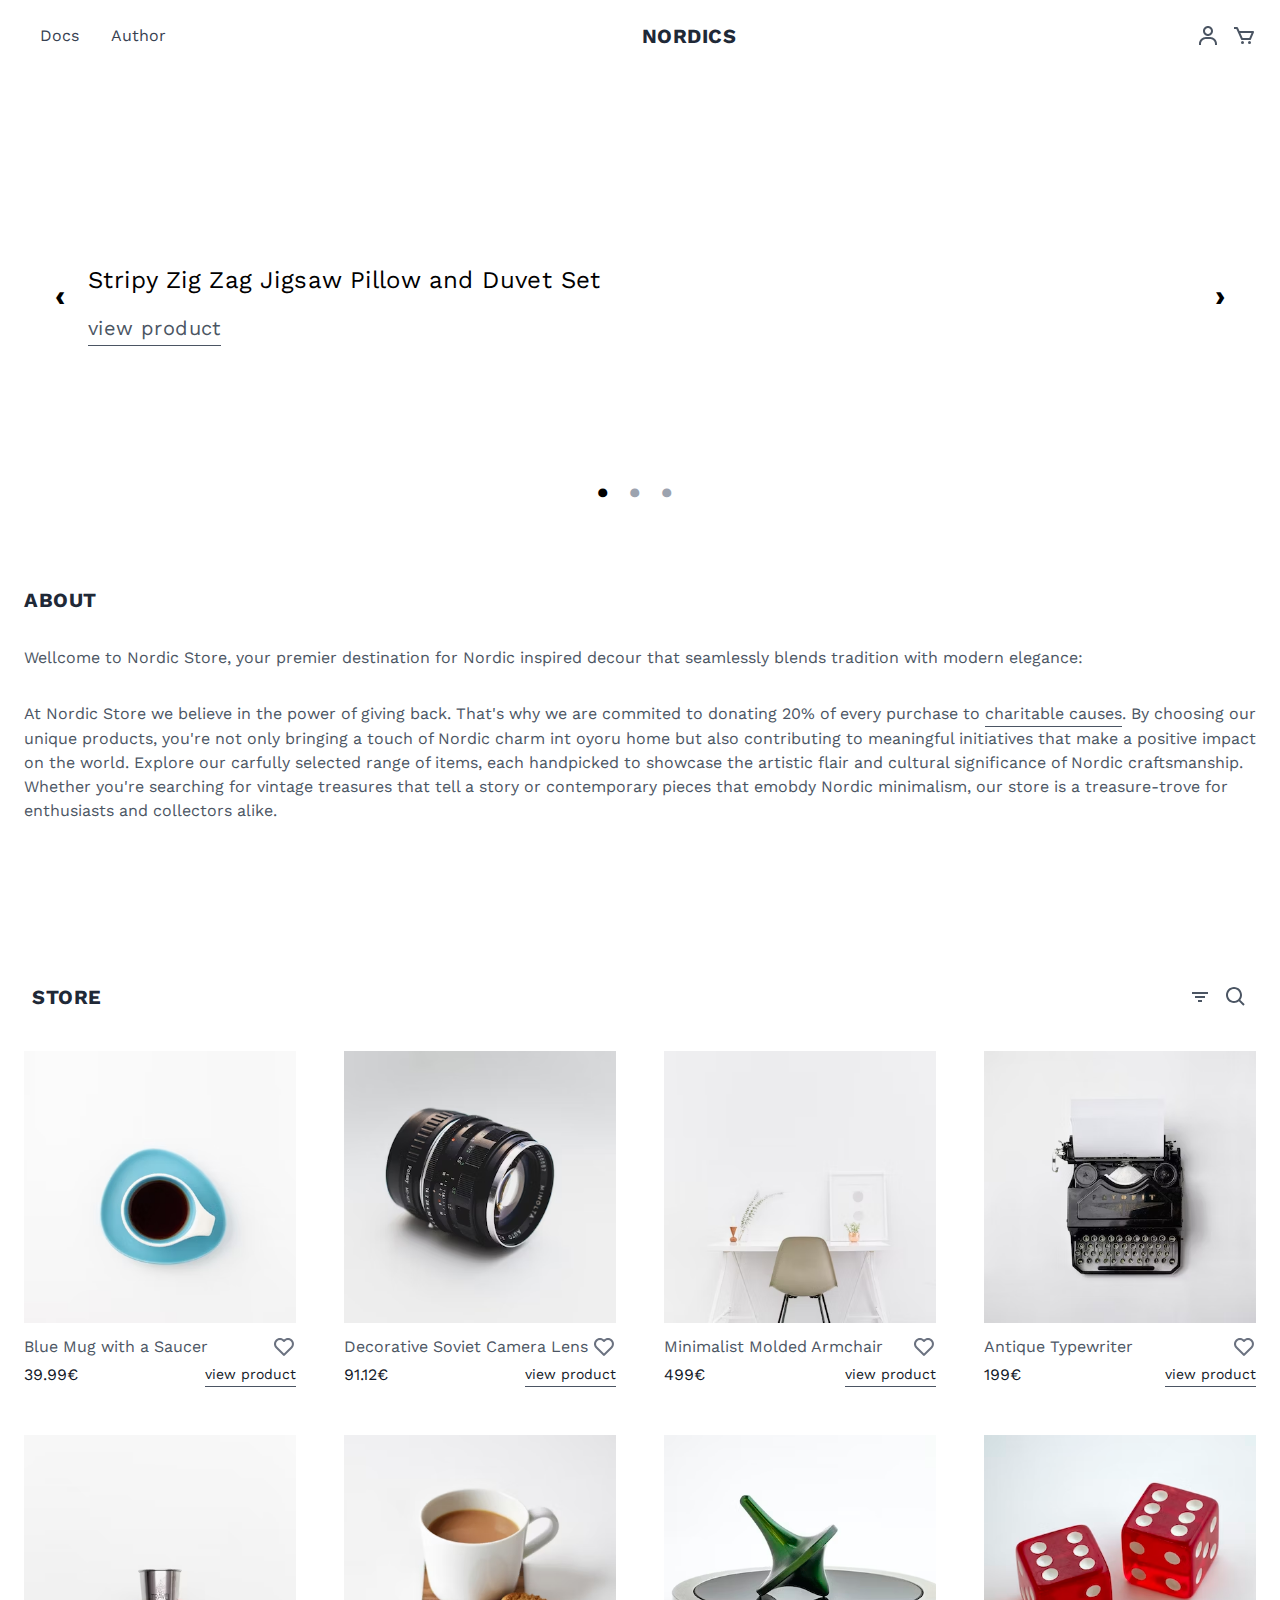
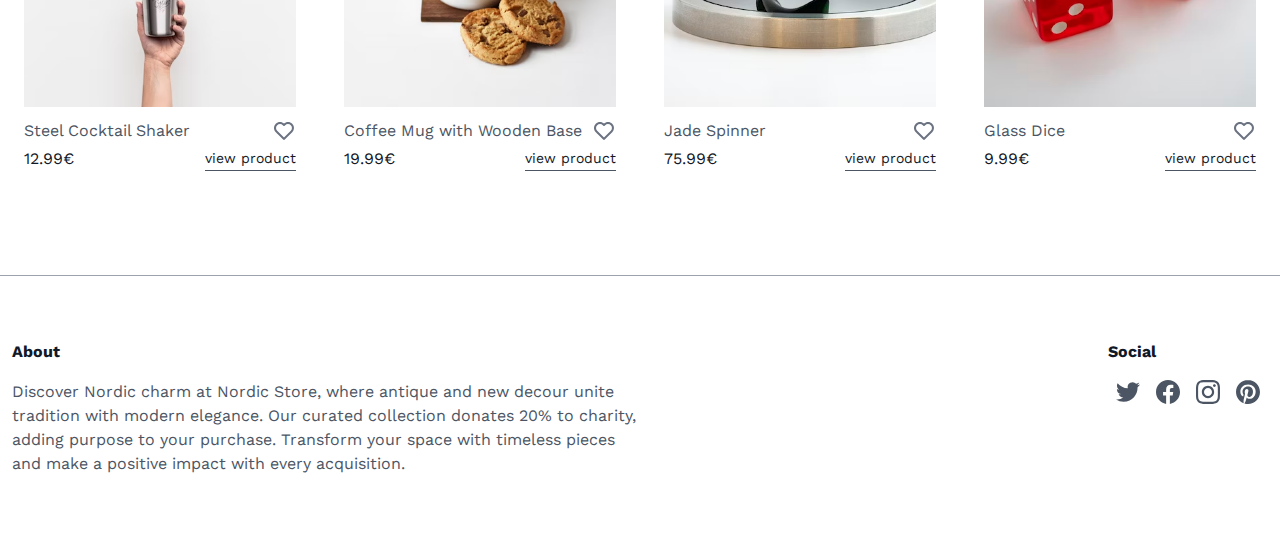
<file: index.html>
<!DOCTYPE html>
<html lang="en">

<head>
    <meta charset="UTF-8">
    <meta name="viewport" content="width=device-width, initial-scale=1.0">
    <meta http-equiv="X-UA-Compatible" content="ie=edge">
    <title>Nordics Store</title>
    <meta name="description" content="Nordic Store - a place of exquisite decour">
    <meta name="keywords" content="store product decour minimalist elegant nordic">
    <link rel="shortcut icon" href="./assets/img/favicon.ico" type="image/x-icon">
    <link rel="stylesheet" href="./assets/css/output.css">
    <link href="https://fonts.googleapis.com/css?family=Work+Sans:200,400&display=swap" rel="stylesheet">

</head>
<body class="bg-white text-gray-600 work-sans leading-normal text-base tracking-normal">
    <!--Nav-->
    <nav id="header" class="w-full z-30 top-0 py-1">
        <div class="w-full container mx-auto flex flex-wrap items-center justify-between mt-0 px-6 py-3">

            <label for="menu-toggle" class="cursor-pointer md:hidden block">
                <svg class="fill-current text-gray-900" xmlns="http://www.w3.org/2000/svg" width="20" height="20" viewBox="0 0 20 20">
                    <title>menu</title>
                    <path d="M0 3h20v2H0V3zm0 6h20v2H0V9zm0 6h20v2H0v-2z"></path>
                </svg>
            </label>
            <input class="hidden" type="checkbox" id="menu-toggle" />

            <div class="hidden md:flex md:items-center md:w-auto w-full order-3 md:order-1" id="menu">
                <nav>
                    <ul class="md:flex items-center justify-between text-base text-gray-700 pt-4 md:pt-0">
                        <li><a id="two-in-one" class="inline-block no-underline hover:text-black hover:underline py-2 px-4" href="./assets/docs/dokumentacija.md">Docs</a></li>
                        <li><a class="inline-block no-underline hover:text-black hover:underline py-2 px-4" href="https://aleksiye.github.io/alexiye/">Author</a></li>
                    </ul>
                </nav>
            </div>

            <div class="order-1 md:order-2">
                <a class="flex items-center tracking-wide no-underline hover:no-underline font-bold text-gray-800 text-xl " href="index.html">
                    NORDICS
                </a>
            </div>

            <div class="order-2 md:order-3 flex items-center" id="nav-content">

                <button id="login-toggle" type="button" class="login-toggle inline-block no-underline hover:text-black" aria-label="Login" data-modal-target="authentication-modal" data-modal-toggle="authentication-modal">
                    <svg class="fill-current hover:text-black" xmlns="http://www.w3.org/2000/svg" width="24" height="24" viewBox="0 0 24 24">
                        <circle fill="none" cx="12" cy="7" r="3" />
                        <path d="M12 2C9.243 2 7 4.243 7 7s2.243 5 5 5 5-2.243 5-5S14.757 2 12 2zM12 10c-1.654 0-3-1.346-3-3s1.346-3 3-3 3 1.346 3 3S13.654 10 12 10zM21 21v-1c0-3.859-3.141-7-7-7h-4c-3.86 0-7 3.141-7 7v1h2v-1c0-2.757 2.243-5 5-5h4c2.757 0 5 2.243 5 5v1H21z" />
                    </svg>
                </button>

                <button id="cart-toggle" type="button" aria-label="Cart" class="cart-toggle relative ml-3 inline-block no-underline hover:text-black">
                    <svg class="fill-current hover:text-black" xmlns="http://www.w3.org/2000/svg" width="24" height="24" viewBox="0 0 24 24">
                        <path d="M21,7H7.462L5.91,3.586C5.748,3.229,5.392,3,5,3H2v2h2.356L9.09,15.414C9.252,15.771,9.608,16,10,16h8 c0.4,0,0.762-0.238,0.919-0.606l3-7c0.133-0.309,0.101-0.663-0.084-0.944C21.649,7.169,21.336,7,21,7z M17.341,14h-6.697L8.371,9 h11.112L17.341,14z" />
                        <circle cx="10.5" cy="18.5" r="1.5" />
                        <circle cx="17.5" cy="18.5" r="1.5" />
                    </svg>
                </button>

            </div>
        </div>
    </nav>

    <div class="carousel relative container mx-auto max-w-[1600px]">
        <div class="carousel-inner relative overflow-hidden w-full">
            <!--Slide 1-->
            <input class="carousel-open hidden" type="radio" id="carousel-1" name="carousel" aria-hidden="true" checked="checked">
            <div class="carousel-item absolute opacity-0 h-[50vh]">
                <div class="block h-full w-full mx-auto lg:flex pt-6 md:pt-0 md:items-center bg-cover bg-right bg-slide-one">

                    <div class="container mx-auto">
                        <div class="flex flex-col w-full lg:w-1/2 md:ml-16 items-center md:items-start px-6 tracking-wide">
                            <p class="text-black text-2xl my-4">Stripy Zig Zag Jigsaw Pillow and Duvet Set</p>
                            <a class="text-xl inline-block no-underline border-b border-gray-600 leading-relaxed hover:text-black hover:border-black" href="#">view product</a>
                        </div>
                    </div>

                </div>
            </div>
            <label for="carousel-3" class="prev control-1 w-10 h-10 ml-2 md:ml-10 absolute cursor-pointer hidden text-3xl font-bold text-black hover:text-white rounded-full bg-white hover:bg-gray-900 leading-tight text-center z-10 inset-y-0 left-0 my-auto">‹</label>
            <label for="carousel-2" class="next control-1 w-10 h-10 mr-2 md:mr-10 absolute cursor-pointer hidden text-3xl font-bold text-black hover:text-white rounded-full bg-white hover:bg-gray-900 leading-tight text-center z-10 inset-y-0 right-0 my-auto">›</label>

            <!--Slide 2-->
            <input class="carousel-open hidden" type="radio" id="carousel-2" name="carousel" aria-hidden="true">
            <div class="carousel-item absolute opacity-0 bg-cover bg-right h-[50vh]">
                <div class="block h-full w-full mx-auto lg:flex pt-6 md:pt-0 md:items-center bg-cover bg-right bg-slide-two">

                    <div class="container mx-auto">
                        <div class="flex flex-col w-full lg:w-1/2 md:ml-16 items-center md:items-start px-6 tracking-wide">
                            <p class="text-black text-2xl my-4">Real Bamboo Wall Clock</p>
                            <a class="text-xl inline-block no-underline border-b border-gray-600 leading-relaxed hover:text-black hover:border-black" href="#">view product</a>
                        </div>
                    </div>

                </div>
            </div>
            <label for="carousel-1" class="prev control-2 w-10 h-10 ml-2 md:ml-10 absolute cursor-pointer hidden text-3xl font-bold text-black hover:text-white rounded-full bg-white hover:bg-gray-900  leading-tight text-center z-10 inset-y-0 left-0 my-auto">‹</label>
            <label for="carousel-3" class="next control-2 w-10 h-10 mr-2 md:mr-10 absolute cursor-pointer hidden text-3xl font-bold text-black hover:text-white rounded-full bg-white hover:bg-gray-900  leading-tight text-center z-10 inset-y-0 right-0 my-auto">›</label>

            <!--Slide 3-->
            <input class="carousel-open hidden" type="radio" id="carousel-3" name="carousel" aria-hidden="true">
            <div class="carousel-item absolute opacity-0 h-[50vh]">
                <div class="block h-full w-full mx-auto lg:flex pt-6 md:pt-0 md:items-center bg-cover bg-bottom bg-slide-three");">

                    <div class="container mx-auto">
                        <div class="flex flex-col w-full lg:w-1/2 md:ml-16 items-center md:items-start px-6 tracking-wide">
                            <p class="text-black text-2xl my-4">Brown and blue hardbound book</p>
                            <a class="text-xl inline-block no-underline border-b border-gray-600 leading-relaxed hover:text-black hover:border-black" href="#">view product</a>
                        </div>
                    </div>

                </div>
            </div>
            <label for="carousel-2" class="prev control-3 w-10 h-10 ml-2 md:ml-10 absolute cursor-pointer hidden text-3xl font-bold text-black hover:text-white rounded-full bg-white hover:bg-gray-900  leading-tight text-center z-10 inset-y-0 left-0 my-auto">‹</label>
            <label for="carousel-1" class="next control-3 w-10 h-10 mr-2 md:mr-10 absolute cursor-pointer hidden text-3xl font-bold text-black hover:text-white rounded-full bg-white hover:bg-gray-900  leading-tight text-center z-10 inset-y-0 right-0 my-auto">›</label>

            <!-- Add additional indicators for each slide-->
            <ol class="carousel-indicators">
                <li class="inline-block mr-3">
                    <label for="carousel-1" class="carousel-bullet cursor-pointer block text-4xl text-gray-400 hover:text-gray-900">•</label>
                </li>
                <li class="inline-block mr-3">
                    <label for="carousel-2" class="carousel-bullet cursor-pointer block text-4xl text-gray-400 hover:text-gray-900">•</label>
                </li>
                <li class="inline-block mr-3">
                    <label for="carousel-3" class="carousel-bullet cursor-pointer block text-4xl text-gray-400 hover:text-gray-900">•</label>
                </li>
            </ol>

        </div>
    </div>

    <section class="bg-white py-8">

      <div class="container py-8 px-6 mx-auto">

          <a id="about" class="uppercase tracking-wide no-underline hover:no-underline font-bold text-gray-800 text-xl mb-8" href="#about">
    About
  </a>

          <p class="mt-8 mb-8">Wellcome to Nordic Store, your premier destination for Nordic inspired decour that seamlessly blends tradition with modern elegance:
              <br>
              </p>

          <p class="mb-8">At Nordic Store we believe in the power of giving back. That's why we are commited to donating 20% of every purchase to <a class="inline-block no-underline border-b border-gray-600 hover:text-black hover:border-black" href="example.com">charitable causes</a>. By choosing our unique products, you're not only bringing a touch of Nordic charm int oyoru home but also contributing to meaningful initiatives that make a positive impact on the world. Explore our carfully selected range of items, each handpicked to showcase the artistic flair and cultural significance of Nordic craftsmanship. Whether you're searching for vintage treasures that tell a story or contemporary pieces that emobdy Nordic minimalism, our store is a treasure-trove for enthusiasts and collectors alike.</p>

      </div>

    </section>

    <!-- STORE SECTION -->
    <section class="bg-white py-8">

        <div id="store" class="container mx-auto flex items-center flex-wrap pt-4 pb-12">

            <nav id="store-nav" class="w-full top-0 px-6 py-1">
                <div class="w-full container mx-auto flex flex-wrap items-center justify-between mt-0 px-2 py-3">

                    <a id="store" class="uppercase tracking-wide no-underline hover:no-underline font-bold text-gray-800 text-xl " href="#store">
				Store
			</a>

                    <div class="flex items-center" id="store-nav-content">

                        <button id="filter-toggle" type="button" class="ml-3 inline-block no-underline hover:text-black" href="#">
                            <svg class="fill-current hover:text-black" xmlns="http://www.w3.org/2000/svg" width="24" height="24" viewBox="0 0 24 24">
                                <path d="M7 11H17V13H7zM4 7H20V9H4zM10 15H14V17H10z" />
                            </svg>
                        </button>

                        <button id="search-toggle" type="button" class="ml-3 inline-block no-underline hover:text-black" href="#">
                            <svg class="fill-current hover:text-black" xmlns="http://www.w3.org/2000/svg" width="24" height="24" viewBox="0 0 24 24">
                                <path d="M10,18c1.846,0,3.543-0.635,4.897-1.688l4.396,4.396l1.414-1.414l-4.396-4.396C17.365,13.543,18,11.846,18,10 c0-4.411-3.589-8-8-8s-8,3.589-8,8S5.589,18,10,18z M10,4c3.309,0,6,2.691,6,6s-2.691,6-6,6s-6-2.691-6-6S6.691,4,10,4z" />
                            </svg>
                        </button>

                    </div>
              </div>
            </nav>
        </div>

        <div id="cart-wrapper" class="opacity-0 relative ease-in-out duration-500 z-10" aria-labelledby="slide-over-title" role="dialog" aria-modal="true">
            <!--
              Background backdrop, show/hide based on slide-over state.
          
              Entering: "ease-in-out duration-500"
                From: "opacity-0"
                To: "opacity-100"
              Leaving: "ease-in-out duration-500"
                From: "opacity-100"
                To: "opacity-0"
                inset-0 
            -->
            <div class="fixed end-full bg-gray-500 bg-opacity-75 transition-opacity"></div>
          
            <div class="fixed end-full overflow-hidden">
              <div class="absolute end-full overflow-hidden">
                <div id="cart" class="translate-x-full transform transition ease-in-out duration-500 sm:duration-700 pointer-events-none fixed inset-y-0 right-0 flex max-w-full pl-10">
                  <!--
                    Slide-over panel, show/hide based on slide-over state.
          
                    Entering: "transform transition ease-in-out duration-500 sm:duration-700"
                      From: "translate-x-full"
                      To: "translate-x-0"
                    Leaving: "transform transition ease-in-out duration-500 sm:duration-700"
                      From: "translate-x-0"
                      To: "translate-x-full"
                  -->
                  <div class="pointer-events-auto w-screen max-w-md">
                    <div class="flex h-full flex-col overflow-y-scroll bg-white shadow-xl">
                      <div class="flex-1 overflow-y-auto px-4 py-6 sm:px-6">
                        <div class="flex items-start justify-between">
                          <h2 class="text-lg font-medium text-gray-900" id="slide-over-title">Shopping cart</h2>
                          <div class="ml-3 flex h-7 items-center">
                            <button type="button" class="cart-toggle relative -m-2 p-2 text-gray-400 hover:text-gray-500">
                              <span class="absolute -inset-0.5"></span>
                              <span class="sr-only">Close panel</span>
                              <svg class="h-6 w-6" fill="none" viewBox="0 0 24 24" stroke-width="1.5" stroke="currentColor" aria-hidden="true">
                                <path stroke-linecap="round" stroke-linejoin="round" d="M6 18L18 6M6 6l12 12" />
                              </svg>
                            </button>
                          </div>
                        </div>
          
                        <div class="mt-8">
                          <div class="flow-root">
                            <ul id="cart-content" role="list" class="-my-6 divide-y divide-gray-200">
                            </ul>
                          </div>
                        </div>
                      </div>
          
                      <div class="border-t border-gray-200 px-4 py-6 sm:px-6">
                        <div class="flex justify-between text-base font-medium text-gray-900">
                          <p>Subtotal</p>
                          <p id="price-sum">0.00€</p>
                        </div>
                        <p class="mt-0.5 text-sm text-gray-500">Shipping and taxes calculated at checkout.</p>
                        <div class="mt-6">
                          <a href="#" class="flex items-center justify-center rounded-md border border-transparent bg-indigo-600 px-6 py-3 text-base font-medium text-white shadow-sm hover:bg-indigo-700">Checkout</a>
                        </div>
                        <div class="mt-6 flex justify-center text-center text-sm text-gray-500">
                          <p>
                            or
                            <button type="button" class="cart-toggle font-medium text-indigo-600 hover:text-indigo-500">
                              Continue Shopping
                              <span aria-hidden="true"> &rarr;</span>
                            </button>
                          </p>
                        </div>
                      </div>
                    </div>
                  </div>
                </div>
              </div>
            </div>
          </div>
          

    </section>

    <!--LOGIN MODAL -->
    <!--<div class="modal-backdrop bg-gray-500 opacity-75 z-40 w-screen h-screen transition-opacity hidden top-0 left-0"></div>-->
    
      <div id="login-modal" aria-hidden="true" aria-modal="true" class="hidden absolute right-0 top-16 z-40 p-4 w-full max-w-md max-h-full transition-transform duration-300">
          <!-- Modal content -->
          <div class="relative bg-white rounded-lg shadow">
              <!-- Modal header -->
              <div class="flex items-center justify-between p-4 md:p-5 border-b rounded-t">
                  <h3 class="text-xl font-semibold text-gray-900">
                      Sign in to our platform
                  </h3>
                  <button id="close-login" type="button" class="login-toggle end-2.5 text-gray-400 bg-transparent hover:bg-gray-200 hover:text-gray-900 rounded-lg text-sm w-8 h-8 ms-auto inline-flex justify-center items-center" data-modal-hide="login-modal">
                      <svg class="w-3 h-3" aria-hidden="true" xmlns="http://www.w3.org/2000/svg" fill="none" viewBox="0 0 14 14">
                          <path stroke="currentColor" stroke-linecap="round" stroke-linejoin="round" stroke-width="2" d="m1 1 6 6m0 0 6 6M7 7l6-6M7 7l-6 6"/>
                      </svg>
                      <span class="sr-only">Close login form</span>
                  </button>
              </div>
              <!-- Modal body -->
              <div class="p-4 md:p-5">
                  <form id="login-form" class="space-y-4" method="post" action="#">
                      <div>
                          <label for="email" class="block mb-2 text-sm font-medium text-gray-900">Your email</label>
                          <input type="email" name="email" id="email" maxlength="255" class="bg-gray-50 border border-gray-300 text-gray-900 text-sm rounded-lg focus:ring-blue-500 focus:border-blue-500 block w-full p-2.5" placeholder="name@company.com" required>
                      </div>
                      <div>
                          <label for="password" class="block mb-2 text-sm font-medium text-gray-900">Your password</label>
                          <input type="password" name="password" id="password" placeholder="••••••••" class="bg-gray-50 border border-gray-300 text-gray-900 text-sm rounded-lg focus:ring-blue-500 focus:border-blue-500 block w-full p-2.5" required>
                      </div>
                      <div class="flex justify-between">
                          <div class="flex items-start">
                              <div class="flex items-center h-5">
                                  <input id="show-password" type="checkbox" value="" class="w-4 h-4 border border-gray-300 rounded bg-gray-50 focus:ring-3 focus:ring-blue-300" required>
                              </div>
                              <label for="show-password" class="ms-2 text-sm font-medium text-gray-900">Show Password</label>
                          </div>
                          <a href="#" class="text-sm text-blue-700 hover:underline">Lost Password?</a>
                      </div>
                      <button id="login" type="submit" disabled class="w-full text-white bg-blue-500 focus:ring-4 focus:outline-none focus:ring-blue-300 font-medium rounded-lg text-sm px-5 py-2.5 text-center">Login to your account</button>
                      <div class="text-sm font-medium text-gray-500">
                          Not registered? <button type="button" id="register-toggle" class="text-blue-700 hover:underline">Create account</button>
                      </div>
                  </form>
              </div>
          </div>
      </div>
<!--REGISTER MODAL-->
<div id="register-modal" aria-hidden="true" aria-modal="true" class="hidden absolute right-0 top-16 z-40 p-4 w-full max-w-md max-h-full transition-transform duration-300">
  <!-- Modal content -->
  <div class="relative bg-white rounded-lg shadow">
      <!-- Modal header -->
      <div class="flex items-center justify-between p-4 md:p-5 border-b rounded-t">
          <h3 class="text-xl font-semibold text-gray-900">
              Register to our platform
          </h3>
          <button id="close-register" type="button" class="end-2.5 text-gray-400 bg-transparent hover:bg-gray-200 hover:text-gray-900 rounded-lg text-sm w-8 h-8 ms-auto inline-flex justify-center items-center" data-modal-hide="resgister-modal">
              <svg class="w-3 h-3" aria-hidden="true" xmlns="http://www.w3.org/2000/svg" fill="none" viewBox="0 0 14 14">
                  <path stroke="currentColor" stroke-linecap="round" stroke-linejoin="round" stroke-width="2" d="m1 1 6 6m0 0 6 6M7 7l6-6M7 7l-6 6"/>
              </svg>
              <span class="sr-only">Close register form</span>
          </button>
      </div>
      <!-- Modal body -->
      <div class="p-4 md:p-5">
          <form id="register-form" class="space-y-4" method="post" action="#">
              <div>
                <label for="username" class="block mb-2 text-sm font-medium text-gray-900">Your usuername</label>
                <input type="text" name="username" id="username" maxlength="255" class="bg-gray-50 border border-gray-300 text-gray-900 text-sm rounded-lg focus:ring-blue-500 focus:border-blue-500 block w-full p-2.5" placeholder="name@company.com" required>
              </div>
              <div>
                  <label for="email-register" class="block mb-2 text-sm font-medium text-gray-900">Your email</label>
                  <input type="email" name="email" id="email" maxlength="255" class="bg-gray-50 border border-gray-300 text-gray-900 text-sm rounded-lg focus:ring-blue-500 focus:border-blue-500 block w-full p-2.5" placeholder="name@company.com" required>
              </div>
              <div>
                <label for="email-repeat" class="block mb-2 text-sm font-medium text-gray-900">Repeat your email</label>
                <input type="email" name="email-repeat" id="email-repeat" maxlength="255" class="bg-gray-50 border border-gray-300 text-gray-900 text-sm rounded-lg focus:ring-blue-500 focus:border-blue-500 block w-full p-2.5" placeholder="name@company.com" required>
            </div>
              <div>
                  <label for="password-register" class="block mb-2 text-sm font-medium text-gray-900">Your password</label>
                  <input type="password" name="password" id="password" placeholder="••••••••" class="bg-gray-50 border border-gray-300 text-gray-900 text-sm rounded-lg focus:ring-blue-500 focus:border-blue-500 block w-full p-2.5" required>
              </div>
              <div>
                <label for="password-repeat" class="block mb-2 text-sm font-medium text-gray-900">Repeat your password</label>
                <input type="password" name="password-repeat" id="password-repeat" placeholder="••••••••" class="bg-gray-50 border border-gray-300 text-gray-900 text-sm rounded-lg focus:ring-blue-500 focus:border-blue-500 block w-full p-2.5" required>
            </div>
              <div class="flex justify-between">
                  <div class="flex items-start">
                      <div class="flex items-center h-5">
                          <input id="show-password" type="checkbox" value="" class="w-4 h-4 border border-gray-300 rounded bg-gray-50 focus:ring-3 focus:ring-blue-300" required>
                      </div>
                      <label for="show-password" class="ms-2 text-sm font-medium text-gray-900">Show Password</label>
                  </div>
              </div>
              <button id="register" type="submit" disabled class="w-full mt-4 text-white bg-blue-500 focus:ring-4 focus:outline-none focus:ring-blue-300 font-medium rounded-lg text-sm px-5 py-2.5 text-center">Register</button>
              <div class="text-sm font-medium text-gray-500">
                  Allready a user? <button type="button" class="text-blue-700 hover:underline">Log into your account</button></div>
          </form>
      </div>
  </div>
</div>      

<footer class="container mx-auto bg-white py-8 border-t border-gray-400">
  <div class="container flex px-3 py-8 ">
    <div class="w-full mx-auto flex flex-wrap">
      <div class="flex w-full lg:w-1/2 ">
        <div class="px-3 md:px-0">
          <h3 class="font-bold text-gray-900">About</h3>
          <p class="py-4">
            Discover Nordic charm at Nordic Store, where antique and new decour unite tradition with modern elegance. Our curated collection donates 20% to charity, adding purpose to your purchase. Transform your space with timeless pieces and make a positive impact with every acquisition.
          </p>
        </div>
      </div>
      <div class="flex w-full lg:w-1/2 lg:justify-end lg:text-right mt-6 md:mt-0">
        <div class="px-3 md:px-0">
          <h3 class="text-left font-bold text-gray-900">Social</h3>

          <div class="w-full flex items-center py-4 mt-0">
            <a href="https://twitter.com" target="_blank" class="mx-2">
              <svg class="w-6 h-6 fill-current" viewBox="0 0 24 24">
                <path d="M23.953 4.57a10 10 0 01-2.825.775 4.958 4.958 0 002.163-2.723c-.951.555-2.005.959-3.127 1.184a4.92 4.92 0 00-8.384 4.482C7.69 8.095 4.067 6.13 1.64 3.162a4.822 4.822 0 00-.666 2.475c0 1.71.87 3.213 2.188 4.096a4.904 4.904 0 01-2.228-.616v.06a4.923 4.923 0 003.946 4.827 4.996 4.996 0 01-2.212.085 4.936 4.936 0 004.604 3.417 9.867 9.867 0 01-6.102 2.105c-.39 0-.779-.023-1.17-.067a13.995 13.995 0 007.557 2.209c9.053 0 13.998-7.496 13.998-13.985 0-.21 0-.42-.015-.63A9.935 9.935 0 0024 4.59z"></path>
              </svg>
            </a>
            <a href="https://www.facebook.com/" target="_blank" class="mx-2">
              <svg class="w-6 h-6 fill-current" viewBox="0 0 24 24">
                <path d="M24 12.073c0-6.627-5.373-12-12-12s-12 5.373-12 12c0 5.99 4.388 10.954 10.125 11.854v-8.385H7.078v-3.47h3.047V9.43c0-3.007 1.792-4.669 4.533-4.669 1.312 0 2.686.235 2.686.235v2.953H15.83c-1.491 0-1.956.925-1.956 1.874v2.25h3.328l-.532 3.47h-2.796v8.385C19.612 23.027 24 18.062 24 12.073z"></path>
              </svg>
            </a>
            <a href="https://www.instagram.com/" target="_blank" class="mx-2">
              <svg class="w-6 h-6 fill-current" viewBox="0 0 24 24">
                <path d="M12 0C8.74 0 8.333.015 7.053.072 5.775.132 4.905.333 4.14.63c-.789.306-1.459.717-2.126 1.384S.935 3.35.63 4.14C.333 4.905.131 5.775.072 7.053.012 8.333 0 8.74 0 12s.015 3.667.072 4.947c.06 1.277.261 2.148.558 2.913.306.788.717 1.459 1.384 2.126.667.666 1.336 1.079 2.126 1.384.766.296 1.636.499 2.913.558C8.333 23.988 8.74 24 12 24s3.667-.015 4.947-.072c1.277-.06 2.148-.262 2.913-.558.788-.306 1.459-.718 2.126-1.384.666-.667 1.079-1.335 1.384-2.126.296-.765.499-1.636.558-2.913.06-1.28.072-1.687.072-4.947s-.015-3.667-.072-4.947c-.06-1.277-.262-2.149-.558-2.913-.306-.789-.718-1.459-1.384-2.126C21.319 1.347 20.651.935 19.86.63c-.765-.297-1.636-.499-2.913-.558C15.667.012 15.26 0 12 0zm0 2.16c3.203 0 3.585.016 4.85.071 1.17.055 1.805.249 2.227.415.562.217.96.477 1.382.896.419.42.679.819.896 1.381.164.422.36 1.057.413 2.227.057 1.266.07 1.646.07 4.85s-.015 3.585-.074 4.85c-.061 1.17-.256 1.805-.421 2.227-.224.562-.479.96-.899 1.382-.419.419-.824.679-1.38.896-.42.164-1.065.36-2.235.413-1.274.057-1.649.07-4.859.07-3.211 0-3.586-.015-4.859-.074-1.171-.061-1.816-.256-2.236-.421-.569-.224-.96-.479-1.379-.899-.421-.419-.69-.824-.9-1.38-.165-.42-.359-1.065-.42-2.235-.045-1.26-.061-1.649-.061-4.844 0-3.196.016-3.586.061-4.861.061-1.17.255-1.814.42-2.234.21-.57.479-.96.9-1.381.419-.419.81-.689 1.379-.898.42-.166 1.051-.361 2.221-.421 1.275-.045 1.65-.06 4.859-.06l.045.03zm0 3.678c-3.405 0-6.162 2.76-6.162 6.162 0 3.405 2.76 6.162 6.162 6.162 3.405 0 6.162-2.76 6.162-6.162 0-3.405-2.76-6.162-6.162-6.162zM12 16c-2.21 0-4-1.79-4-4s1.79-4 4-4 4 1.79 4 4-1.79 4-4 4zm7.846-10.405c0 .795-.646 1.44-1.44 1.44-.795 0-1.44-.646-1.44-1.44 0-.794.646-1.439 1.44-1.439.793-.001 1.44.645 1.44 1.439z"></path>
              </svg>
            </a>
            <a href="https://www.pinterest.com/" target="_blank" class="mx-2">
              <svg class="w-6 h-6 fill-current" viewBox="0 0 24 24">
                <path d="M12.017 0C5.396 0 .029 5.367.029 11.987c0 5.079 3.158 9.417 7.618 11.162-.105-.949-.199-2.403.041-3.439.219-.937 1.406-5.957 1.406-5.957s-.359-.72-.359-1.781c0-1.663.967-2.911 2.168-2.911 1.024 0 1.518.769 1.518 1.688 0 1.029-.653 2.567-.992 3.992-.285 1.193.6 2.165 1.775 2.165 2.128 0 3.768-2.245 3.768-5.487 0-2.861-2.063-4.869-5.008-4.869-3.41 0-5.409 2.562-5.409 5.199 0 1.033.394 2.143.889 2.741.099.12.112.225.085.345-.09.375-.293 1.199-.334 1.363-.053.225-.172.271-.401.165-1.495-.69-2.433-2.878-2.433-4.646 0-3.776 2.748-7.252 7.92-7.252 4.158 0 7.392 2.967 7.392 6.923 0 4.135-2.607 7.462-6.233 7.462-1.214 0-2.354-.629-2.758-1.379l-.749 2.848c-.269 1.045-1.004 2.352-1.498 3.146 1.123.345 2.306.535 3.55.535 6.607 0 11.985-5.365 11.985-11.987C23.97 5.39 18.592.026 11.985.026L12.017 0z"></path>
              </svg>
            </a>
          </div>
        </div>
      </div>
    </div>
  </div>
</footer>


  


<script src="./assets/js/jquery.min.js"></script>
<script src="./assets/js/index.js"></script>
</body>

</html>
</file>
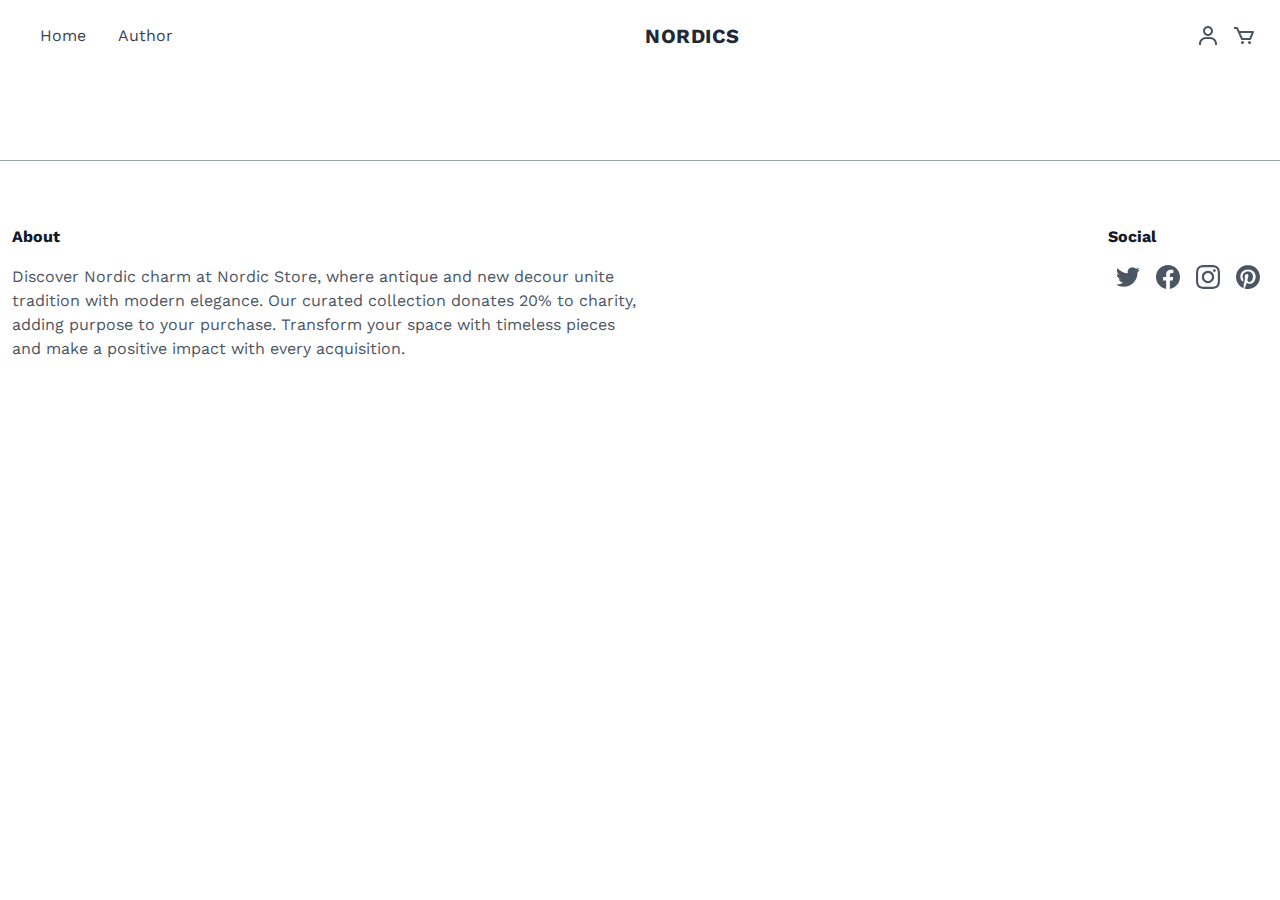
<file: product.html>
<!DOCTYPE html>
<html lang="en">
<head>
    <meta charset="UTF-8">
    <meta name="viewport" content="width=device-width, initial-scale=1.0">
    <meta http-equiv="X-UA-Compatible" content="ie=edge">
    <title>Nordics Store</title>
    <meta name="description" content="Individual product page">
    <meta name="keywords" content="product, item, article">
    <link rel="shortcut icon" href="./assets/img/favicon.ico" type="image/x-icon">
    <link rel="stylesheet" href="./assets/css/output.css">
    <link href="https://fonts.googleapis.com/css?family=Work+Sans:200,400&display=swap" rel="stylesheet">

</head>
<body class="bg-white text-gray-600 work-sans leading-normal text-base tracking-normal">
    <!--Nav-->
    <nav id="header" class="w-full z-30 top-0 py-1">
        <div class="w-full container mx-auto flex flex-wrap items-center justify-between mt-0 px-6 py-3">

            <label for="menu-toggle" class="cursor-pointer md:hidden block">
                <svg class="fill-current text-gray-900" xmlns="http://www.w3.org/2000/svg" width="20" height="20" viewBox="0 0 20 20">
                    <title>menu</title>
                    <path d="M0 3h20v2H0V3zm0 6h20v2H0V9zm0 6h20v2H0v-2z"></path>
                </svg>
            </label>
            <input class="hidden" type="checkbox" id="menu-toggle" />

            <div class="hidden md:flex md:items-center md:w-auto w-full order-3 md:order-1" id="menu">
                <nav>
                    <ul class="md:flex items-center justify-between text-base text-gray-700 pt-4 md:pt-0">
                        <li><a class="inline-block no-underline hover:text-black hover:underline py-2 px-4" href="index.html">Home</a></li>
                        <li><a class="inline-block no-underline hover:text-black hover:underline py-2 px-4" href="https://aleksiye.github.io/alexiye/">Author</a></li>
                    </ul>
                </nav>
            </div>

            <div class="order-1 md:order-2">
                <a class="flex items-center tracking-wide no-underline hover:no-underline font-bold text-gray-800 text-xl " href="index.html">
                    NORDICS
                </a>
            </div>

            <div class="order-2 md:order-3 flex items-center" id="nav-content">

                <button type="button" class="login-toggle inline-block no-underline hover:text-black">
                    <svg class="fill-current hover:text-black" xmlns="http://www.w3.org/2000/svg" width="24" height="24" viewBox="0 0 24 24">
                        <circle fill="none" cx="12" cy="7" r="3" />
                        <path d="M12 2C9.243 2 7 4.243 7 7s2.243 5 5 5 5-2.243 5-5S14.757 2 12 2zM12 10c-1.654 0-3-1.346-3-3s1.346-3 3-3 3 1.346 3 3S13.654 10 12 10zM21 21v-1c0-3.859-3.141-7-7-7h-4c-3.86 0-7 3.141-7 7v1h2v-1c0-2.757 2.243-5 5-5h4c2.757 0 5 2.243 5 5v1H21z" />
                    </svg>
                </button>

                <button type="button" class="cart-toggle ml-3 inline-block no-underline hover:text-black">
                    <svg class="fill-current hover:text-black" xmlns="http://www.w3.org/2000/svg" width="24" height="24" viewBox="0 0 24 24">
                        <path d="M21,7H7.462L5.91,3.586C5.748,3.229,5.392,3,5,3H2v2h2.356L9.09,15.414C9.252,15.771,9.608,16,10,16h8 c0.4,0,0.762-0.238,0.919-0.606l3-7c0.133-0.309,0.101-0.663-0.084-0.944C21.649,7.169,21.336,7,21,7z M17.341,14h-6.697L8.371,9 h11.112L17.341,14z" />
                        <circle cx="10.5" cy="18.5" r="1.5" />
                        <circle cx="17.5" cy="18.5" r="1.5" />
                    </svg>
                </button>

            </div>
        </div>
    </nav>
    <div id="cart-wrapper" class="opacity-0 relative ease-in-out duration-500 z-10" aria-labelledby="slide-over-title" role="dialog" aria-modal="true">
        <!--
          Background backdrop, show/hide based on slide-over state.
      
          Entering: "ease-in-out duration-500"
            From: "opacity-0"
            To: "opacity-100"
          Leaving: "ease-in-out duration-500"
            From: "opacity-100"
            To: "opacity-0"
            inset-0 
        -->
        <div class="fixed end-full bg-gray-500 bg-opacity-75 transition-opacity"></div>
      
        <div class="fixed end-full overflow-hidden">
          <div class="absolute end-full overflow-hidden">
            <div id="cart" class="translate-x-full transform transition ease-in-out duration-500 sm:duration-700 pointer-events-none fixed inset-y-0 right-0 flex max-w-full pl-10">
              <!--
                Slide-over panel, show/hide based on slide-over state.
      
                Entering: "transform transition ease-in-out duration-500 sm:duration-700"
                  From: "translate-x-full"
                  To: "translate-x-0"
                Leaving: "transform transition ease-in-out duration-500 sm:duration-700"
                  From: "translate-x-0"
                  To: "translate-x-full"
              -->
              <div class="pointer-events-auto w-screen max-w-md">
                <div class="flex h-full flex-col overflow-y-scroll bg-white shadow-xl">
                  <div class="flex-1 overflow-y-auto px-4 py-6 sm:px-6">
                    <div class="flex items-start justify-between">
                      <h2 class="text-lg font-medium text-gray-900" id="slide-over-title">Shopping cart</h2>
                      <div class="ml-3 flex h-7 items-center">
                        <button type="button" class="cart-toggle relative -m-2 p-2 text-gray-400 hover:text-gray-500">
                          <span class="absolute -inset-0.5"></span>
                          <span class="sr-only">Close panel</span>
                          <svg class="h-6 w-6" fill="none" viewBox="0 0 24 24" stroke-width="1.5" stroke="currentColor" aria-hidden="true">
                            <path stroke-linecap="round" stroke-linejoin="round" d="M6 18L18 6M6 6l12 12" />
                          </svg>
                        </button>
                      </div>
                    </div>
      
                    <div class="mt-8">
                      <div class="flow-root">
                        <ul id="cart-content" role="list" class="-my-6 divide-y divide-gray-200">
                        </ul>
                      </div>
                    </div>
                  </div>
      
                  <div class="border-t border-gray-200 px-4 py-6 sm:px-6">
                    <div class="flex justify-between text-base font-medium text-gray-900">
                      <p>Subtotal</p>
                      <p id="price-sum">0.00€</p>
                    </div>
                    <p class="mt-0.5 text-sm text-gray-500">Shipping and taxes calculated at checkout.</p>
                    <div class="mt-6">
                      <a href="#" class="flex items-center justify-center rounded-md border border-transparent bg-indigo-600 px-6 py-3 text-base font-medium text-white shadow-sm hover:bg-indigo-700">Checkout</a>
                    </div>
                    <div class="mt-6 flex justify-center text-center text-sm text-gray-500">
                      <p>
                        or
                        <button type="button" class="cart-toggle font-medium text-indigo-600 hover:text-indigo-500">
                          Continue Shopping
                          <span aria-hidden="true"> &rarr;</span>
                        </button>
                      </p>
                    </div>
                  </div>
                </div>
              </div>
            </div>
          </div>
        </div>
      </div>
    <section id="product-section" class="overflow-hidden bg-white py-11 font-poppins">
        
    </section>

    <footer class="container mx-auto bg-white py-8 border-t border-gray-400">
        <div class="container flex px-3 py-8 ">
          <div class="w-full mx-auto flex flex-wrap">
            <div class="flex w-full lg:w-1/2 ">
              <div class="px-3 md:px-0">
                <h3 class="font-bold text-gray-900">About</h3>
                <p class="py-4">
                  Discover Nordic charm at Nordic Store, where antique and new decour unite tradition with modern elegance. Our curated collection donates 20% to charity, adding purpose to your purchase. Transform your space with timeless pieces and make a positive impact with every acquisition.
                </p>
              </div>
            </div>
            <div class="flex w-full lg:w-1/2 lg:justify-end lg:text-right mt-6 md:mt-0">
              <div class="px-3 md:px-0">
                <h3 class="text-left font-bold text-gray-900">Social</h3>
      
                <div class="w-full flex items-center py-4 mt-0">
                  <a href="https://twitter.com" target="_blank" class="mx-2">
                    <svg class="w-6 h-6 fill-current" viewBox="0 0 24 24">
                      <path d="M23.953 4.57a10 10 0 01-2.825.775 4.958 4.958 0 002.163-2.723c-.951.555-2.005.959-3.127 1.184a4.92 4.92 0 00-8.384 4.482C7.69 8.095 4.067 6.13 1.64 3.162a4.822 4.822 0 00-.666 2.475c0 1.71.87 3.213 2.188 4.096a4.904 4.904 0 01-2.228-.616v.06a4.923 4.923 0 003.946 4.827 4.996 4.996 0 01-2.212.085 4.936 4.936 0 004.604 3.417 9.867 9.867 0 01-6.102 2.105c-.39 0-.779-.023-1.17-.067a13.995 13.995 0 007.557 2.209c9.053 0 13.998-7.496 13.998-13.985 0-.21 0-.42-.015-.63A9.935 9.935 0 0024 4.59z"></path>
                    </svg>
                  </a>
                  <a href="https://www.facebook.com/" target="_blank" class="mx-2">
                    <svg class="w-6 h-6 fill-current" viewBox="0 0 24 24">
                      <path d="M24 12.073c0-6.627-5.373-12-12-12s-12 5.373-12 12c0 5.99 4.388 10.954 10.125 11.854v-8.385H7.078v-3.47h3.047V9.43c0-3.007 1.792-4.669 4.533-4.669 1.312 0 2.686.235 2.686.235v2.953H15.83c-1.491 0-1.956.925-1.956 1.874v2.25h3.328l-.532 3.47h-2.796v8.385C19.612 23.027 24 18.062 24 12.073z"></path>
                    </svg>
                  </a>
                  <a href="https://www.instagram.com/" target="_blank" class="mx-2">
                    <svg class="w-6 h-6 fill-current" viewBox="0 0 24 24">
                      <path d="M12 0C8.74 0 8.333.015 7.053.072 5.775.132 4.905.333 4.14.63c-.789.306-1.459.717-2.126 1.384S.935 3.35.63 4.14C.333 4.905.131 5.775.072 7.053.012 8.333 0 8.74 0 12s.015 3.667.072 4.947c.06 1.277.261 2.148.558 2.913.306.788.717 1.459 1.384 2.126.667.666 1.336 1.079 2.126 1.384.766.296 1.636.499 2.913.558C8.333 23.988 8.74 24 12 24s3.667-.015 4.947-.072c1.277-.06 2.148-.262 2.913-.558.788-.306 1.459-.718 2.126-1.384.666-.667 1.079-1.335 1.384-2.126.296-.765.499-1.636.558-2.913.06-1.28.072-1.687.072-4.947s-.015-3.667-.072-4.947c-.06-1.277-.262-2.149-.558-2.913-.306-.789-.718-1.459-1.384-2.126C21.319 1.347 20.651.935 19.86.63c-.765-.297-1.636-.499-2.913-.558C15.667.012 15.26 0 12 0zm0 2.16c3.203 0 3.585.016 4.85.071 1.17.055 1.805.249 2.227.415.562.217.96.477 1.382.896.419.42.679.819.896 1.381.164.422.36 1.057.413 2.227.057 1.266.07 1.646.07 4.85s-.015 3.585-.074 4.85c-.061 1.17-.256 1.805-.421 2.227-.224.562-.479.96-.899 1.382-.419.419-.824.679-1.38.896-.42.164-1.065.36-2.235.413-1.274.057-1.649.07-4.859.07-3.211 0-3.586-.015-4.859-.074-1.171-.061-1.816-.256-2.236-.421-.569-.224-.96-.479-1.379-.899-.421-.419-.69-.824-.9-1.38-.165-.42-.359-1.065-.42-2.235-.045-1.26-.061-1.649-.061-4.844 0-3.196.016-3.586.061-4.861.061-1.17.255-1.814.42-2.234.21-.57.479-.96.9-1.381.419-.419.81-.689 1.379-.898.42-.166 1.051-.361 2.221-.421 1.275-.045 1.65-.06 4.859-.06l.045.03zm0 3.678c-3.405 0-6.162 2.76-6.162 6.162 0 3.405 2.76 6.162 6.162 6.162 3.405 0 6.162-2.76 6.162-6.162 0-3.405-2.76-6.162-6.162-6.162zM12 16c-2.21 0-4-1.79-4-4s1.79-4 4-4 4 1.79 4 4-1.79 4-4 4zm7.846-10.405c0 .795-.646 1.44-1.44 1.44-.795 0-1.44-.646-1.44-1.44 0-.794.646-1.439 1.44-1.439.793-.001 1.44.645 1.44 1.439z"></path>
                    </svg>
                  </a>
                  <a href="https://www.pinterest.com/" target="_blank" class="mx-2">
                    <svg class="w-6 h-6 fill-current" viewBox="0 0 24 24">
                      <path d="M12.017 0C5.396 0 .029 5.367.029 11.987c0 5.079 3.158 9.417 7.618 11.162-.105-.949-.199-2.403.041-3.439.219-.937 1.406-5.957 1.406-5.957s-.359-.72-.359-1.781c0-1.663.967-2.911 2.168-2.911 1.024 0 1.518.769 1.518 1.688 0 1.029-.653 2.567-.992 3.992-.285 1.193.6 2.165 1.775 2.165 2.128 0 3.768-2.245 3.768-5.487 0-2.861-2.063-4.869-5.008-4.869-3.41 0-5.409 2.562-5.409 5.199 0 1.033.394 2.143.889 2.741.099.12.112.225.085.345-.09.375-.293 1.199-.334 1.363-.053.225-.172.271-.401.165-1.495-.69-2.433-2.878-2.433-4.646 0-3.776 2.748-7.252 7.92-7.252 4.158 0 7.392 2.967 7.392 6.923 0 4.135-2.607 7.462-6.233 7.462-1.214 0-2.354-.629-2.758-1.379l-.749 2.848c-.269 1.045-1.004 2.352-1.498 3.146 1.123.345 2.306.535 3.55.535 6.607 0 11.985-5.365 11.985-11.987C23.97 5.39 18.592.026 11.985.026L12.017 0z"></path>
                    </svg>
                  </a>
                </div>
              </div>
            </div>
          </div>
        </div>
      </footer>
      
      <script src="./assets/js/jquery.min.js"></script>
      <script src="./assets/js/product.js"></script>
      </body>
      
      </html>
</file>
<file: assets/css/output.css>
/*
! tailwindcss v3.3.6 | MIT License | https://tailwindcss.com
*/

/*
1. Prevent padding and border from affecting element width. (https://github.com/mozdevs/cssremedy/issues/4)
2. Allow adding a border to an element by just adding a border-width. (https://github.com/tailwindcss/tailwindcss/pull/116)
*/

*,
::before,
::after {
  box-sizing: border-box;
  /* 1 */
  border-width: 0;
  /* 2 */
  border-style: solid;
  /* 2 */
  border-color: #e5e7eb;
  /* 2 */
}

::before,
::after {
  --tw-content: '';
}

/*
1. Use a consistent sensible line-height in all browsers.
2. Prevent adjustments of font size after orientation changes in iOS.
3. Use a more readable tab size.
4. Use the user's configured `sans` font-family by default.
5. Use the user's configured `sans` font-feature-settings by default.
6. Use the user's configured `sans` font-variation-settings by default.
*/

html {
  line-height: 1.5;
  /* 1 */
  -webkit-text-size-adjust: 100%;
  /* 2 */
  -moz-tab-size: 4;
  /* 3 */
  -o-tab-size: 4;
     tab-size: 4;
  /* 3 */
  font-family: ui-sans-serif, system-ui, -apple-system, BlinkMacSystemFont, "Segoe UI", Roboto, "Helvetica Neue", Arial, "Noto Sans", sans-serif, "Apple Color Emoji", "Segoe UI Emoji", "Segoe UI Symbol", "Noto Color Emoji";
  /* 4 */
  font-feature-settings: normal;
  /* 5 */
  font-variation-settings: normal;
  /* 6 */
}

/*
1. Remove the margin in all browsers.
2. Inherit line-height from `html` so users can set them as a class directly on the `html` element.
*/

body {
  margin: 0;
  /* 1 */
  line-height: inherit;
  /* 2 */
}

/*
1. Add the correct height in Firefox.
2. Correct the inheritance of border color in Firefox. (https://bugzilla.mozilla.org/show_bug.cgi?id=190655)
3. Ensure horizontal rules are visible by default.
*/

hr {
  height: 0;
  /* 1 */
  color: inherit;
  /* 2 */
  border-top-width: 1px;
  /* 3 */
}

/*
Add the correct text decoration in Chrome, Edge, and Safari.
*/

abbr:where([title]) {
  -webkit-text-decoration: underline dotted;
          text-decoration: underline dotted;
}

/*
Remove the default font size and weight for headings.
*/

h1,
h2,
h3,
h4,
h5,
h6 {
  font-size: inherit;
  font-weight: inherit;
}

/*
Reset links to optimize for opt-in styling instead of opt-out.
*/

a {
  color: inherit;
  text-decoration: inherit;
}

/*
Add the correct font weight in Edge and Safari.
*/

b,
strong {
  font-weight: bolder;
}

/*
1. Use the user's configured `mono` font-family by default.
2. Use the user's configured `mono` font-feature-settings by default.
3. Use the user's configured `mono` font-variation-settings by default.
4. Correct the odd `em` font sizing in all browsers.
*/

code,
kbd,
samp,
pre {
  font-family: ui-monospace, SFMono-Regular, Menlo, Monaco, Consolas, "Liberation Mono", "Courier New", monospace;
  /* 1 */
  font-feature-settings: normal;
  /* 2 */
  font-variation-settings: normal;
  /* 3 */
  font-size: 1em;
  /* 4 */
}

/*
Add the correct font size in all browsers.
*/

small {
  font-size: 80%;
}

/*
Prevent `sub` and `sup` elements from affecting the line height in all browsers.
*/

sub,
sup {
  font-size: 75%;
  line-height: 0;
  position: relative;
  vertical-align: baseline;
}

sub {
  bottom: -0.25em;
}

sup {
  top: -0.5em;
}

/*
1. Remove text indentation from table contents in Chrome and Safari. (https://bugs.chromium.org/p/chromium/issues/detail?id=999088, https://bugs.webkit.org/show_bug.cgi?id=201297)
2. Correct table border color inheritance in all Chrome and Safari. (https://bugs.chromium.org/p/chromium/issues/detail?id=935729, https://bugs.webkit.org/show_bug.cgi?id=195016)
3. Remove gaps between table borders by default.
*/

table {
  text-indent: 0;
  /* 1 */
  border-color: inherit;
  /* 2 */
  border-collapse: collapse;
  /* 3 */
}

/*
1. Change the font styles in all browsers.
2. Remove the margin in Firefox and Safari.
3. Remove default padding in all browsers.
*/

button,
input,
optgroup,
select,
textarea {
  font-family: inherit;
  /* 1 */
  font-feature-settings: inherit;
  /* 1 */
  font-variation-settings: inherit;
  /* 1 */
  font-size: 100%;
  /* 1 */
  font-weight: inherit;
  /* 1 */
  line-height: inherit;
  /* 1 */
  color: inherit;
  /* 1 */
  margin: 0;
  /* 2 */
  padding: 0;
  /* 3 */
}

/*
Remove the inheritance of text transform in Edge and Firefox.
*/

button,
select {
  text-transform: none;
}

/*
1. Correct the inability to style clickable types in iOS and Safari.
2. Remove default button styles.
*/

button,
[type='button'],
[type='reset'],
[type='submit'] {
  -webkit-appearance: button;
  /* 1 */
  background-color: transparent;
  /* 2 */
  background-image: none;
  /* 2 */
}

/*
Use the modern Firefox focus style for all focusable elements.
*/

:-moz-focusring {
  outline: auto;
}

/*
Remove the additional `:invalid` styles in Firefox. (https://github.com/mozilla/gecko-dev/blob/2f9eacd9d3d995c937b4251a5557d95d494c9be1/layout/style/res/forms.css#L728-L737)
*/

:-moz-ui-invalid {
  box-shadow: none;
}

/*
Add the correct vertical alignment in Chrome and Firefox.
*/

progress {
  vertical-align: baseline;
}

/*
Correct the cursor style of increment and decrement buttons in Safari.
*/

::-webkit-inner-spin-button,
::-webkit-outer-spin-button {
  height: auto;
}

/*
1. Correct the odd appearance in Chrome and Safari.
2. Correct the outline style in Safari.
*/

[type='search'] {
  -webkit-appearance: textfield;
  /* 1 */
  outline-offset: -2px;
  /* 2 */
}

/*
Remove the inner padding in Chrome and Safari on macOS.
*/

::-webkit-search-decoration {
  -webkit-appearance: none;
}

/*
1. Correct the inability to style clickable types in iOS and Safari.
2. Change font properties to `inherit` in Safari.
*/

::-webkit-file-upload-button {
  -webkit-appearance: button;
  /* 1 */
  font: inherit;
  /* 2 */
}

/*
Add the correct display in Chrome and Safari.
*/

summary {
  display: list-item;
}

/*
Removes the default spacing and border for appropriate elements.
*/

blockquote,
dl,
dd,
h1,
h2,
h3,
h4,
h5,
h6,
hr,
figure,
p,
pre {
  margin: 0;
}

fieldset {
  margin: 0;
  padding: 0;
}

legend {
  padding: 0;
}

ol,
ul,
menu {
  list-style: none;
  margin: 0;
  padding: 0;
}

/*
Reset default styling for dialogs.
*/

dialog {
  padding: 0;
}

/*
Prevent resizing textareas horizontally by default.
*/

textarea {
  resize: vertical;
}

/*
1. Reset the default placeholder opacity in Firefox. (https://github.com/tailwindlabs/tailwindcss/issues/3300)
2. Set the default placeholder color to the user's configured gray 400 color.
*/

input::-moz-placeholder, textarea::-moz-placeholder {
  opacity: 1;
  /* 1 */
  color: #9ca3af;
  /* 2 */
}

input::placeholder,
textarea::placeholder {
  opacity: 1;
  /* 1 */
  color: #9ca3af;
  /* 2 */
}

/*
Set the default cursor for buttons.
*/

button,
[role="button"] {
  cursor: pointer;
}

/*
Make sure disabled buttons don't get the pointer cursor.
*/

:disabled {
  cursor: default;
}

/*
1. Make replaced elements `display: block` by default. (https://github.com/mozdevs/cssremedy/issues/14)
2. Add `vertical-align: middle` to align replaced elements more sensibly by default. (https://github.com/jensimmons/cssremedy/issues/14#issuecomment-634934210)
   This can trigger a poorly considered lint error in some tools but is included by design.
*/

img,
svg,
video,
canvas,
audio,
iframe,
embed,
object {
  display: block;
  /* 1 */
  vertical-align: middle;
  /* 2 */
}

/*
Constrain images and videos to the parent width and preserve their intrinsic aspect ratio. (https://github.com/mozdevs/cssremedy/issues/14)
*/

img,
video {
  max-width: 100%;
  height: auto;
}

/* Make elements with the HTML hidden attribute stay hidden by default */

[hidden] {
  display: none;
}

[type='text'],input:where(:not([type])),[type='email'],[type='url'],[type='password'],[type='number'],[type='date'],[type='datetime-local'],[type='month'],[type='search'],[type='tel'],[type='time'],[type='week'],[multiple],textarea,select {
  -webkit-appearance: none;
     -moz-appearance: none;
          appearance: none;
  background-color: #fff;
  border-color: #6b7280;
  border-width: 1px;
  border-radius: 0px;
  padding-top: 0.5rem;
  padding-right: 0.75rem;
  padding-bottom: 0.5rem;
  padding-left: 0.75rem;
  font-size: 1rem;
  line-height: 1.5rem;
  --tw-shadow: 0 0 #0000;
}

[type='text']:focus, input:where(:not([type])):focus, [type='email']:focus, [type='url']:focus, [type='password']:focus, [type='number']:focus, [type='date']:focus, [type='datetime-local']:focus, [type='month']:focus, [type='search']:focus, [type='tel']:focus, [type='time']:focus, [type='week']:focus, [multiple]:focus, textarea:focus, select:focus {
  outline: 2px solid transparent;
  outline-offset: 2px;
  --tw-ring-inset: var(--tw-empty,/*!*/ /*!*/);
  --tw-ring-offset-width: 0px;
  --tw-ring-offset-color: #fff;
  --tw-ring-color: #2563eb;
  --tw-ring-offset-shadow: var(--tw-ring-inset) 0 0 0 var(--tw-ring-offset-width) var(--tw-ring-offset-color);
  --tw-ring-shadow: var(--tw-ring-inset) 0 0 0 calc(1px + var(--tw-ring-offset-width)) var(--tw-ring-color);
  box-shadow: var(--tw-ring-offset-shadow), var(--tw-ring-shadow), var(--tw-shadow);
  border-color: #2563eb;
}

input::-moz-placeholder, textarea::-moz-placeholder {
  color: #6b7280;
  opacity: 1;
}

input::placeholder,textarea::placeholder {
  color: #6b7280;
  opacity: 1;
}

::-webkit-datetime-edit-fields-wrapper {
  padding: 0;
}

::-webkit-date-and-time-value {
  min-height: 1.5em;
  text-align: inherit;
}

::-webkit-datetime-edit {
  display: inline-flex;
}

::-webkit-datetime-edit,::-webkit-datetime-edit-year-field,::-webkit-datetime-edit-month-field,::-webkit-datetime-edit-day-field,::-webkit-datetime-edit-hour-field,::-webkit-datetime-edit-minute-field,::-webkit-datetime-edit-second-field,::-webkit-datetime-edit-millisecond-field,::-webkit-datetime-edit-meridiem-field {
  padding-top: 0;
  padding-bottom: 0;
}

select {
  background-image: url("data:image/svg+xml,%3csvg xmlns='http://www.w3.org/2000/svg' fill='none' viewBox='0 0 20 20'%3e%3cpath stroke='%236b7280' stroke-linecap='round' stroke-linejoin='round' stroke-width='1.5' d='M6 8l4 4 4-4'/%3e%3c/svg%3e");
  background-position: right 0.5rem center;
  background-repeat: no-repeat;
  background-size: 1.5em 1.5em;
  padding-right: 2.5rem;
  -webkit-print-color-adjust: exact;
          print-color-adjust: exact;
}

[multiple],[size]:where(select:not([size="1"])) {
  background-image: initial;
  background-position: initial;
  background-repeat: unset;
  background-size: initial;
  padding-right: 0.75rem;
  -webkit-print-color-adjust: unset;
          print-color-adjust: unset;
}

[type='checkbox'],[type='radio'] {
  -webkit-appearance: none;
     -moz-appearance: none;
          appearance: none;
  padding: 0;
  -webkit-print-color-adjust: exact;
          print-color-adjust: exact;
  display: inline-block;
  vertical-align: middle;
  background-origin: border-box;
  -webkit-user-select: none;
     -moz-user-select: none;
          user-select: none;
  flex-shrink: 0;
  height: 1rem;
  width: 1rem;
  color: #2563eb;
  background-color: #fff;
  border-color: #6b7280;
  border-width: 1px;
  --tw-shadow: 0 0 #0000;
}

[type='checkbox'] {
  border-radius: 0px;
}

[type='radio'] {
  border-radius: 100%;
}

[type='checkbox']:focus,[type='radio']:focus {
  outline: 2px solid transparent;
  outline-offset: 2px;
  --tw-ring-inset: var(--tw-empty,/*!*/ /*!*/);
  --tw-ring-offset-width: 2px;
  --tw-ring-offset-color: #fff;
  --tw-ring-color: #2563eb;
  --tw-ring-offset-shadow: var(--tw-ring-inset) 0 0 0 var(--tw-ring-offset-width) var(--tw-ring-offset-color);
  --tw-ring-shadow: var(--tw-ring-inset) 0 0 0 calc(2px + var(--tw-ring-offset-width)) var(--tw-ring-color);
  box-shadow: var(--tw-ring-offset-shadow), var(--tw-ring-shadow), var(--tw-shadow);
}

[type='checkbox']:checked,[type='radio']:checked {
  border-color: transparent;
  background-color: currentColor;
  background-size: 100% 100%;
  background-position: center;
  background-repeat: no-repeat;
}

[type='checkbox']:checked {
  background-image: url("data:image/svg+xml,%3csvg viewBox='0 0 16 16' fill='white' xmlns='http://www.w3.org/2000/svg'%3e%3cpath d='M12.207 4.793a1 1 0 010 1.414l-5 5a1 1 0 01-1.414 0l-2-2a1 1 0 011.414-1.414L6.5 9.086l4.293-4.293a1 1 0 011.414 0z'/%3e%3c/svg%3e");
}

@media (forced-colors: active)  {
  [type='checkbox']:checked {
    -webkit-appearance: auto;
       -moz-appearance: auto;
            appearance: auto;
  }
}

[type='radio']:checked {
  background-image: url("data:image/svg+xml,%3csvg viewBox='0 0 16 16' fill='white' xmlns='http://www.w3.org/2000/svg'%3e%3ccircle cx='8' cy='8' r='3'/%3e%3c/svg%3e");
}

@media (forced-colors: active)  {
  [type='radio']:checked {
    -webkit-appearance: auto;
       -moz-appearance: auto;
            appearance: auto;
  }
}

[type='checkbox']:checked:hover,[type='checkbox']:checked:focus,[type='radio']:checked:hover,[type='radio']:checked:focus {
  border-color: transparent;
  background-color: currentColor;
}

[type='checkbox']:indeterminate {
  background-image: url("data:image/svg+xml,%3csvg xmlns='http://www.w3.org/2000/svg' fill='none' viewBox='0 0 16 16'%3e%3cpath stroke='white' stroke-linecap='round' stroke-linejoin='round' stroke-width='2' d='M4 8h8'/%3e%3c/svg%3e");
  border-color: transparent;
  background-color: currentColor;
  background-size: 100% 100%;
  background-position: center;
  background-repeat: no-repeat;
}

@media (forced-colors: active)  {
  [type='checkbox']:indeterminate {
    -webkit-appearance: auto;
       -moz-appearance: auto;
            appearance: auto;
  }
}

[type='checkbox']:indeterminate:hover,[type='checkbox']:indeterminate:focus {
  border-color: transparent;
  background-color: currentColor;
}

[type='file'] {
  background: unset;
  border-color: inherit;
  border-width: 0;
  border-radius: 0;
  padding: 0;
  font-size: unset;
  line-height: inherit;
}

[type='file']:focus {
  outline: 1px solid ButtonText;
  outline: 1px auto -webkit-focus-ring-color;
}

*, ::before, ::after {
  --tw-border-spacing-x: 0;
  --tw-border-spacing-y: 0;
  --tw-translate-x: 0;
  --tw-translate-y: 0;
  --tw-rotate: 0;
  --tw-skew-x: 0;
  --tw-skew-y: 0;
  --tw-scale-x: 1;
  --tw-scale-y: 1;
  --tw-pan-x:  ;
  --tw-pan-y:  ;
  --tw-pinch-zoom:  ;
  --tw-scroll-snap-strictness: proximity;
  --tw-gradient-from-position:  ;
  --tw-gradient-via-position:  ;
  --tw-gradient-to-position:  ;
  --tw-ordinal:  ;
  --tw-slashed-zero:  ;
  --tw-numeric-figure:  ;
  --tw-numeric-spacing:  ;
  --tw-numeric-fraction:  ;
  --tw-ring-inset:  ;
  --tw-ring-offset-width: 0px;
  --tw-ring-offset-color: #fff;
  --tw-ring-color: rgb(59 130 246 / 0.5);
  --tw-ring-offset-shadow: 0 0 #0000;
  --tw-ring-shadow: 0 0 #0000;
  --tw-shadow: 0 0 #0000;
  --tw-shadow-colored: 0 0 #0000;
  --tw-blur:  ;
  --tw-brightness:  ;
  --tw-contrast:  ;
  --tw-grayscale:  ;
  --tw-hue-rotate:  ;
  --tw-invert:  ;
  --tw-saturate:  ;
  --tw-sepia:  ;
  --tw-drop-shadow:  ;
  --tw-backdrop-blur:  ;
  --tw-backdrop-brightness:  ;
  --tw-backdrop-contrast:  ;
  --tw-backdrop-grayscale:  ;
  --tw-backdrop-hue-rotate:  ;
  --tw-backdrop-invert:  ;
  --tw-backdrop-opacity:  ;
  --tw-backdrop-saturate:  ;
  --tw-backdrop-sepia:  ;
}

::backdrop {
  --tw-border-spacing-x: 0;
  --tw-border-spacing-y: 0;
  --tw-translate-x: 0;
  --tw-translate-y: 0;
  --tw-rotate: 0;
  --tw-skew-x: 0;
  --tw-skew-y: 0;
  --tw-scale-x: 1;
  --tw-scale-y: 1;
  --tw-pan-x:  ;
  --tw-pan-y:  ;
  --tw-pinch-zoom:  ;
  --tw-scroll-snap-strictness: proximity;
  --tw-gradient-from-position:  ;
  --tw-gradient-via-position:  ;
  --tw-gradient-to-position:  ;
  --tw-ordinal:  ;
  --tw-slashed-zero:  ;
  --tw-numeric-figure:  ;
  --tw-numeric-spacing:  ;
  --tw-numeric-fraction:  ;
  --tw-ring-inset:  ;
  --tw-ring-offset-width: 0px;
  --tw-ring-offset-color: #fff;
  --tw-ring-color: rgb(59 130 246 / 0.5);
  --tw-ring-offset-shadow: 0 0 #0000;
  --tw-ring-shadow: 0 0 #0000;
  --tw-shadow: 0 0 #0000;
  --tw-shadow-colored: 0 0 #0000;
  --tw-blur:  ;
  --tw-brightness:  ;
  --tw-contrast:  ;
  --tw-grayscale:  ;
  --tw-hue-rotate:  ;
  --tw-invert:  ;
  --tw-saturate:  ;
  --tw-sepia:  ;
  --tw-drop-shadow:  ;
  --tw-backdrop-blur:  ;
  --tw-backdrop-brightness:  ;
  --tw-backdrop-contrast:  ;
  --tw-backdrop-grayscale:  ;
  --tw-backdrop-hue-rotate:  ;
  --tw-backdrop-invert:  ;
  --tw-backdrop-opacity:  ;
  --tw-backdrop-saturate:  ;
  --tw-backdrop-sepia:  ;
}

.container {
  width: 100%;
}

@media (min-width: 640px) {
  .container {
    max-width: 640px;
  }
}

@media (min-width: 768px) {
  .container {
    max-width: 768px;
  }
}

@media (min-width: 1024px) {
  .container {
    max-width: 1024px;
  }
}

@media (min-width: 1280px) {
  .container {
    max-width: 1280px;
  }
}

@media (min-width: 1536px) {
  .container {
    max-width: 1536px;
  }
}

.sr-only {
  position: absolute;
  width: 1px;
  height: 1px;
  padding: 0;
  margin: -1px;
  overflow: hidden;
  clip: rect(0, 0, 0, 0);
  white-space: nowrap;
  border-width: 0;
}

.pointer-events-none {
  pointer-events: none;
}

.pointer-events-auto {
  pointer-events: auto;
}

.visible {
  visibility: visible;
}

.static {
  position: static;
}

.fixed {
  position: fixed;
}

.absolute {
  position: absolute;
}

.relative {
  position: relative;
}

.sticky {
  position: sticky;
}

.-inset-0 {
  inset: -0px;
}

.-inset-0\.5 {
  inset: -0.125rem;
}

.inset-0 {
  inset: 0px;
}

.inset-y-0 {
  top: 0px;
  bottom: 0px;
}

.bottom-0 {
  bottom: 0px;
}

.end-full {
  inset-inline-end: 100%;
}

.left-0 {
  left: 0px;
}

.right-0 {
  right: 0px;
}

.top-0 {
  top: 0px;
}

.top-5 {
  top: 1.25rem;
}

.top-\[20\%\] {
  top: 20%;
}

.end-2 {
  inset-inline-end: 0.5rem;
}

.end-2\.5 {
  inset-inline-end: 0.625rem;
}

.top-\[50\%\] {
  top: 50%;
}

.top-16 {
  top: 4rem;
}

.top-8 {
  top: 2rem;
}

.-right-1 {
  right: -0.25rem;
}

.-top-1 {
  top: -0.25rem;
}

.-right-4 {
  right: -1rem;
}

.-top-4 {
  top: -1rem;
}

.-right-2 {
  right: -0.5rem;
}

.-right-3 {
  right: -0.75rem;
}

.-top-3 {
  top: -0.75rem;
}

.top-4 {
  top: 1rem;
}

.top-2 {
  top: 0.5rem;
}

.right-2 {
  right: 0.5rem;
}

.left-4 {
  left: 1rem;
}

.left-3 {
  left: 0.75rem;
}

.left-2 {
  left: 0.5rem;
}

.left-2\.5 {
  left: 0.625rem;
}

.top-1 {
  top: 0.25rem;
}

.top-1\.5 {
  top: 0.375rem;
}

.-top-0 {
  top: -0px;
}

.-top-0\.5 {
  top: -0.125rem;
}

.z-10 {
  z-index: 10;
}

.z-30 {
  z-index: 30;
}

.z-50 {
  z-index: 50;
}

.z-40 {
  z-index: 40;
}

.order-1 {
  order: 1;
}

.order-2 {
  order: 2;
}

.order-3 {
  order: 3;
}

.-m-2 {
  margin: -0.5rem;
}

.m-auto {
  margin: auto;
}

.-mx-4 {
  margin-left: -1rem;
  margin-right: -1rem;
}

.-my-6 {
  margin-top: -1.5rem;
  margin-bottom: -1.5rem;
}

.mx-2 {
  margin-left: 0.5rem;
  margin-right: 0.5rem;
}

.mx-auto {
  margin-left: auto;
  margin-right: auto;
}

.my-4 {
  margin-top: 1rem;
  margin-bottom: 1rem;
}

.my-auto {
  margin-top: auto;
  margin-bottom: auto;
}

.mb-6 {
  margin-bottom: 1.5rem;
}

.mb-8 {
  margin-bottom: 2rem;
}

.ml-2 {
  margin-left: 0.5rem;
}

.ml-3 {
  margin-left: 0.75rem;
}

.ml-4 {
  margin-left: 1rem;
}

.mr-2 {
  margin-right: 0.5rem;
}

.mr-3 {
  margin-right: 0.75rem;
}

.mt-0 {
  margin-top: 0px;
}

.mt-0\.5 {
  margin-top: 0.125rem;
}

.mt-1 {
  margin-top: 0.25rem;
}

.mt-2 {
  margin-top: 0.5rem;
}

.mt-6 {
  margin-top: 1.5rem;
}

.mt-8 {
  margin-top: 2rem;
}

.mr-4 {
  margin-right: 1rem;
}

.mr-10 {
  margin-right: 2.5rem;
}

.mb-2 {
  margin-bottom: 0.5rem;
}

.ms-2 {
  margin-inline-start: 0.5rem;
}

.ms-auto {
  margin-inline-start: auto;
}

.block {
  display: block;
}

.inline-block {
  display: inline-block;
}

.inline {
  display: inline;
}

.flex {
  display: flex;
}

.inline-flex {
  display: inline-flex;
}

.table {
  display: table;
}

.flow-root {
  display: flow-root;
}

.contents {
  display: contents;
}

.hidden {
  display: none;
}

.h-0 {
  height: 0px;
}

.h-10 {
  height: 2.5rem;
}

.h-24 {
  height: 6rem;
}

.h-4 {
  height: 1rem;
}

.h-6 {
  height: 1.5rem;
}

.h-7 {
  height: 1.75rem;
}

.h-\[32px\] {
  height: 32px;
}

.h-\[50vh\] {
  height: 50vh;
}

.h-full {
  height: 100%;
}

.h-3 {
  height: 0.75rem;
}

.h-5 {
  height: 1.25rem;
}

.h-8 {
  height: 2rem;
}

.h-\[calc\(100\%-1rem\)\] {
  height: calc(100% - 1rem);
}

.h-screen {
  height: 100vh;
}

.h-1 {
  height: 0.25rem;
}

.h-2 {
  height: 0.5rem;
}

.max-h-full {
  max-height: 100%;
}

.min-h-\[250px\] {
  min-height: 250px;
}

.w-10 {
  width: 2.5rem;
}

.w-20 {
  width: 5rem;
}

.w-24 {
  width: 6rem;
}

.w-32 {
  width: 8rem;
}

.w-4 {
  width: 1rem;
}

.w-6 {
  width: 1.5rem;
}

.w-\[32px\] {
  width: 32px;
}

.w-full {
  width: 100%;
}

.w-screen {
  width: 100vw;
}

.w-\[450px\] {
  width: 450px;
}

.w-3 {
  width: 0.75rem;
}

.w-8 {
  width: 2rem;
}

.w-\[50\%\] {
  width: 50%;
}

.w-\[40\%\] {
  width: 40%;
}

.w-\[30\%\] {
  width: 30%;
}

.w-auto {
  width: auto;
}

.w-1 {
  width: 0.25rem;
}

.w-5 {
  width: 1.25rem;
}

.w-2 {
  width: 0.5rem;
}

.max-w-6xl {
  max-width: 72rem;
}

.max-w-\[1600px\] {
  max-width: 1600px;
}

.max-w-full {
  max-width: 100%;
}

.max-w-md {
  max-width: 28rem;
}

.max-w-xl {
  max-width: 36rem;
}

.flex-1 {
  flex: 1 1 0%;
}

.flex-shrink-0 {
  flex-shrink: 0;
}

.translate-x-0 {
  --tw-translate-x: 0px;
  transform: translate(var(--tw-translate-x), var(--tw-translate-y)) rotate(var(--tw-rotate)) skewX(var(--tw-skew-x)) skewY(var(--tw-skew-y)) scaleX(var(--tw-scale-x)) scaleY(var(--tw-scale-y));
}

.translate-x-full {
  --tw-translate-x: 100%;
  transform: translate(var(--tw-translate-x), var(--tw-translate-y)) rotate(var(--tw-rotate)) skewX(var(--tw-skew-x)) skewY(var(--tw-skew-y)) scaleX(var(--tw-scale-x)) scaleY(var(--tw-scale-y));
}

.-translate-x-full {
  --tw-translate-x: -100%;
  transform: translate(var(--tw-translate-x), var(--tw-translate-y)) rotate(var(--tw-rotate)) skewX(var(--tw-skew-x)) skewY(var(--tw-skew-y)) scaleX(var(--tw-scale-x)) scaleY(var(--tw-scale-y));
}

.-translate-x-\[50px\] {
  --tw-translate-x: -50px;
  transform: translate(var(--tw-translate-x), var(--tw-translate-y)) rotate(var(--tw-rotate)) skewX(var(--tw-skew-x)) skewY(var(--tw-skew-y)) scaleX(var(--tw-scale-x)) scaleY(var(--tw-scale-y));
}

.transform {
  transform: translate(var(--tw-translate-x), var(--tw-translate-y)) rotate(var(--tw-rotate)) skewX(var(--tw-skew-x)) skewY(var(--tw-skew-y)) scaleX(var(--tw-scale-x)) scaleY(var(--tw-scale-y));
}

@keyframes ping {
  75%, 100% {
    transform: scale(2);
    opacity: 0;
  }
}

.animate-ping {
  animation: ping 1s cubic-bezier(0, 0, 0.2, 1) infinite;
}

.cursor-pointer {
  cursor: pointer;
}

.resize {
  resize: both;
}

.flex-row {
  flex-direction: row;
}

.flex-col {
  flex-direction: column;
}

.flex-wrap {
  flex-wrap: wrap;
}

.content-start {
  align-content: flex-start;
}

.items-start {
  align-items: flex-start;
}

.items-end {
  align-items: flex-end;
}

.items-center {
  align-items: center;
}

.justify-end {
  justify-content: flex-end;
}

.justify-center {
  justify-content: center;
}

.justify-between {
  justify-content: space-between;
}

.gap-4 {
  gap: 1rem;
}

.gap-2 {
  gap: 0.5rem;
}

.space-y-4 > :not([hidden]) ~ :not([hidden]) {
  --tw-space-y-reverse: 0;
  margin-top: calc(1rem * calc(1 - var(--tw-space-y-reverse)));
  margin-bottom: calc(1rem * var(--tw-space-y-reverse));
}

.divide-y > :not([hidden]) ~ :not([hidden]) {
  --tw-divide-y-reverse: 0;
  border-top-width: calc(1px * calc(1 - var(--tw-divide-y-reverse)));
  border-bottom-width: calc(1px * var(--tw-divide-y-reverse));
}

.divide-gray-200 > :not([hidden]) ~ :not([hidden]) {
  --tw-divide-opacity: 1;
  border-color: rgb(229 231 235 / var(--tw-divide-opacity));
}

.overflow-hidden {
  overflow: hidden;
}

.overflow-y-auto {
  overflow-y: auto;
}

.overflow-x-hidden {
  overflow-x: hidden;
}

.overflow-y-scroll {
  overflow-y: scroll;
}

.rounded-full {
  border-radius: 9999px;
}

.rounded-lg {
  border-radius: 0.5rem;
}

.rounded-md {
  border-radius: 0.375rem;
}

.rounded {
  border-radius: 0.25rem;
}

.rounded-l {
  border-top-left-radius: 0.25rem;
  border-bottom-left-radius: 0.25rem;
}

.rounded-r {
  border-top-right-radius: 0.25rem;
  border-bottom-right-radius: 0.25rem;
}

.rounded-t {
  border-top-left-radius: 0.25rem;
  border-top-right-radius: 0.25rem;
}

.border {
  border-width: 1px;
}

.border-b {
  border-bottom-width: 1px;
}

.border-t {
  border-top-width: 1px;
}

.border-none {
  border-style: none;
}

.border-blue-300 {
  --tw-border-opacity: 1;
  border-color: rgb(147 197 253 / var(--tw-border-opacity));
}

.border-blue-500 {
  --tw-border-opacity: 1;
  border-color: rgb(59 130 246 / var(--tw-border-opacity));
}

.border-gray-200 {
  --tw-border-opacity: 1;
  border-color: rgb(229 231 235 / var(--tw-border-opacity));
}

.border-gray-300 {
  --tw-border-opacity: 1;
  border-color: rgb(209 213 219 / var(--tw-border-opacity));
}

.border-gray-400 {
  --tw-border-opacity: 1;
  border-color: rgb(156 163 175 / var(--tw-border-opacity));
}

.border-gray-600 {
  --tw-border-opacity: 1;
  border-color: rgb(75 85 99 / var(--tw-border-opacity));
}

.border-transparent {
  border-color: transparent;
}

.bg-blue-500 {
  --tw-bg-opacity: 1;
  background-color: rgb(59 130 246 / var(--tw-bg-opacity));
}

.bg-gray-300 {
  --tw-bg-opacity: 1;
  background-color: rgb(209 213 219 / var(--tw-bg-opacity));
}

.bg-gray-500 {
  --tw-bg-opacity: 1;
  background-color: rgb(107 114 128 / var(--tw-bg-opacity));
}

.bg-indigo-600 {
  --tw-bg-opacity: 1;
  background-color: rgb(79 70 229 / var(--tw-bg-opacity));
}

.bg-transparent {
  background-color: transparent;
}

.bg-white {
  --tw-bg-opacity: 1;
  background-color: rgb(255 255 255 / var(--tw-bg-opacity));
}

.bg-slate-100 {
  --tw-bg-opacity: 1;
  background-color: rgb(241 245 249 / var(--tw-bg-opacity));
}

.bg-blue-700 {
  --tw-bg-opacity: 1;
  background-color: rgb(29 78 216 / var(--tw-bg-opacity));
}

.bg-gray-50 {
  --tw-bg-opacity: 1;
  background-color: rgb(249 250 251 / var(--tw-bg-opacity));
}

.bg-sky-400 {
  --tw-bg-opacity: 1;
  background-color: rgb(56 189 248 / var(--tw-bg-opacity));
}

.bg-sky-500 {
  --tw-bg-opacity: 1;
  background-color: rgb(14 165 233 / var(--tw-bg-opacity));
}

.bg-opacity-75 {
  --tw-bg-opacity: 0.75;
}

.bg-opacity-70 {
  --tw-bg-opacity: 0.7;
}

.bg-slide-one {
  background-image: url('https://images.unsplash.com/photo-1422190441165-ec2956dc9ecc?ixlib=rb-1.2.1&ixid=eyJhcHBfaWQiOjEyMDd9&auto=format&fit=crop&w=1600&q=80');
}

.bg-slide-three {
  background-image: url('https://images.unsplash.com/photo-1519327232521-1ea2c736d34d?ixlib=rb-1.2.1&ixid=eyJhcHBfaWQiOjEyMDd9&auto=format&fit=crop&w=1600&q=80');
}

.bg-slide-two {
  background-image: url('https://images.unsplash.com/photo-1533090161767-e6ffed986c88?ixlib=rb-1.2.1&ixid=eyJhcHBfaWQiOjM0MTM2fQ&auto=format&fit=crop&w=1600&q=80');
}

.bg-cover {
  background-size: cover;
}

.bg-bottom {
  background-position: bottom;
}

.bg-right {
  background-position: right;
}

.fill-current {
  fill: currentColor;
}

.object-cover {
  -o-object-fit: cover;
     object-fit: cover;
}

.object-center {
  -o-object-position: center;
     object-position: center;
}

.p-2 {
  padding: 0.5rem;
}

.p-4 {
  padding: 1rem;
}

.p-6 {
  padding: 1.5rem;
}

.p-5 {
  padding: 1.25rem;
}

.p-2\.5 {
  padding: 0.625rem;
}

.px-2 {
  padding-left: 0.5rem;
  padding-right: 0.5rem;
}

.px-3 {
  padding-left: 0.75rem;
  padding-right: 0.75rem;
}

.px-4 {
  padding-left: 1rem;
  padding-right: 1rem;
}

.px-6 {
  padding-left: 1.5rem;
  padding-right: 1.5rem;
}

.px-7 {
  padding-left: 1.75rem;
  padding-right: 1.75rem;
}

.py-1 {
  padding-top: 0.25rem;
  padding-bottom: 0.25rem;
}

.py-11 {
  padding-top: 2.75rem;
  padding-bottom: 2.75rem;
}

.py-2 {
  padding-top: 0.5rem;
  padding-bottom: 0.5rem;
}

.py-3 {
  padding-top: 0.75rem;
  padding-bottom: 0.75rem;
}

.py-4 {
  padding-top: 1rem;
  padding-bottom: 1rem;
}

.py-6 {
  padding-top: 1.5rem;
  padding-bottom: 1.5rem;
}

.py-8 {
  padding-top: 2rem;
  padding-bottom: 2rem;
}

.px-5 {
  padding-left: 1.25rem;
  padding-right: 1.25rem;
}

.py-2\.5 {
  padding-top: 0.625rem;
  padding-bottom: 0.625rem;
}

.pb-1 {
  padding-bottom: 0.25rem;
}

.pb-12 {
  padding-bottom: 3rem;
}

.pb-6 {
  padding-bottom: 1.5rem;
}

.pl-10 {
  padding-left: 2.5rem;
}

.pt-1 {
  padding-top: 0.25rem;
}

.pt-12 {
  padding-top: 3rem;
}

.pt-3 {
  padding-top: 0.75rem;
}

.pt-4 {
  padding-top: 1rem;
}

.pt-6 {
  padding-top: 1.5rem;
}

.pr-4 {
  padding-right: 1rem;
}

.pr-16 {
  padding-right: 4rem;
}

.pr-64 {
  padding-right: 16rem;
}

.pr-32 {
  padding-right: 8rem;
}

.pr-36 {
  padding-right: 9rem;
}

.pr-40 {
  padding-right: 10rem;
}

.pb-4 {
  padding-bottom: 1rem;
}

.pl-4 {
  padding-left: 1rem;
}

.pl-2 {
  padding-left: 0.5rem;
}

.pb-2 {
  padding-bottom: 0.5rem;
}

.pl-1 {
  padding-left: 0.25rem;
}

.text-left {
  text-align: left;
}

.text-center {
  text-align: center;
}

.text-2xl {
  font-size: 1.5rem;
  line-height: 2rem;
}

.text-3xl {
  font-size: 1.875rem;
  line-height: 2.25rem;
}

.text-4xl {
  font-size: 2.25rem;
  line-height: 2.5rem;
}

.text-base {
  font-size: 1rem;
  line-height: 1.5rem;
}

.text-lg {
  font-size: 1.125rem;
  line-height: 1.75rem;
}

.text-sm {
  font-size: 0.875rem;
  line-height: 1.25rem;
}

.text-xl {
  font-size: 1.25rem;
  line-height: 1.75rem;
}

.font-bold {
  font-weight: 700;
}

.font-medium {
  font-weight: 500;
}

.font-semibold {
  font-weight: 600;
}

.font-thin {
  font-weight: 100;
}

.uppercase {
  text-transform: uppercase;
}

.leading-normal {
  line-height: 1.5;
}

.leading-relaxed {
  line-height: 1.625;
}

.leading-tight {
  line-height: 1.25;
}

.tracking-normal {
  letter-spacing: 0em;
}

.tracking-wide {
  letter-spacing: 0.025em;
}

.text-black {
  --tw-text-opacity: 1;
  color: rgb(0 0 0 / var(--tw-text-opacity));
}

.text-blue-400 {
  --tw-text-opacity: 1;
  color: rgb(96 165 250 / var(--tw-text-opacity));
}

.text-blue-500 {
  --tw-text-opacity: 1;
  color: rgb(59 130 246 / var(--tw-text-opacity));
}

.text-gray-400 {
  --tw-text-opacity: 1;
  color: rgb(156 163 175 / var(--tw-text-opacity));
}

.text-gray-50 {
  --tw-text-opacity: 1;
  color: rgb(249 250 251 / var(--tw-text-opacity));
}

.text-gray-500 {
  --tw-text-opacity: 1;
  color: rgb(107 114 128 / var(--tw-text-opacity));
}

.text-gray-600 {
  --tw-text-opacity: 1;
  color: rgb(75 85 99 / var(--tw-text-opacity));
}

.text-gray-700 {
  --tw-text-opacity: 1;
  color: rgb(55 65 81 / var(--tw-text-opacity));
}

.text-gray-800 {
  --tw-text-opacity: 1;
  color: rgb(31 41 55 / var(--tw-text-opacity));
}

.text-gray-900 {
  --tw-text-opacity: 1;
  color: rgb(17 24 39 / var(--tw-text-opacity));
}

.text-green-500 {
  --tw-text-opacity: 1;
  color: rgb(34 197 94 / var(--tw-text-opacity));
}

.text-indigo-600 {
  --tw-text-opacity: 1;
  color: rgb(79 70 229 / var(--tw-text-opacity));
}

.text-white {
  --tw-text-opacity: 1;
  color: rgb(255 255 255 / var(--tw-text-opacity));
}

.text-blue-700 {
  --tw-text-opacity: 1;
  color: rgb(29 78 216 / var(--tw-text-opacity));
}

.text-gray-300 {
  --tw-text-opacity: 1;
  color: rgb(209 213 219 / var(--tw-text-opacity));
}

.text-red-500 {
  --tw-text-opacity: 1;
  color: rgb(239 68 68 / var(--tw-text-opacity));
}

.text-green-900 {
  --tw-text-opacity: 1;
  color: rgb(20 83 45 / var(--tw-text-opacity));
}

.text-red-900 {
  --tw-text-opacity: 1;
  color: rgb(127 29 29 / var(--tw-text-opacity));
}

.underline {
  text-decoration-line: underline;
}

.no-underline {
  text-decoration-line: none;
}

.placeholder-gray-700::-moz-placeholder {
  --tw-placeholder-opacity: 1;
  color: rgb(55 65 81 / var(--tw-placeholder-opacity));
}

.placeholder-gray-700::placeholder {
  --tw-placeholder-opacity: 1;
  color: rgb(55 65 81 / var(--tw-placeholder-opacity));
}

.opacity-0 {
  opacity: 0;
}

.opacity-100 {
  opacity: 1;
}

.opacity-75 {
  opacity: 0.75;
}

.opacity-80 {
  opacity: 0.8;
}

.shadow-sm {
  --tw-shadow: 0 1px 2px 0 rgb(0 0 0 / 0.05);
  --tw-shadow-colored: 0 1px 2px 0 var(--tw-shadow-color);
  box-shadow: var(--tw-ring-offset-shadow, 0 0 #0000), var(--tw-ring-shadow, 0 0 #0000), var(--tw-shadow);
}

.shadow-xl {
  --tw-shadow: 0 20px 25px -5px rgb(0 0 0 / 0.1), 0 8px 10px -6px rgb(0 0 0 / 0.1);
  --tw-shadow-colored: 0 20px 25px -5px var(--tw-shadow-color), 0 8px 10px -6px var(--tw-shadow-color);
  box-shadow: var(--tw-ring-offset-shadow, 0 0 #0000), var(--tw-ring-shadow, 0 0 #0000), var(--tw-shadow);
}

.shadow {
  --tw-shadow: 0 1px 3px 0 rgb(0 0 0 / 0.1), 0 1px 2px -1px rgb(0 0 0 / 0.1);
  --tw-shadow-colored: 0 1px 3px 0 var(--tw-shadow-color), 0 1px 2px -1px var(--tw-shadow-color);
  box-shadow: var(--tw-ring-offset-shadow, 0 0 #0000), var(--tw-ring-shadow, 0 0 #0000), var(--tw-shadow);
}

.outline-none {
  outline: 2px solid transparent;
  outline-offset: 2px;
}

.blur {
  --tw-blur: blur(8px);
  filter: var(--tw-blur) var(--tw-brightness) var(--tw-contrast) var(--tw-grayscale) var(--tw-hue-rotate) var(--tw-invert) var(--tw-saturate) var(--tw-sepia) var(--tw-drop-shadow);
}

.filter {
  filter: var(--tw-blur) var(--tw-brightness) var(--tw-contrast) var(--tw-grayscale) var(--tw-hue-rotate) var(--tw-invert) var(--tw-saturate) var(--tw-sepia) var(--tw-drop-shadow);
}

.transition {
  transition-property: color, background-color, border-color, text-decoration-color, fill, stroke, opacity, box-shadow, transform, filter, -webkit-backdrop-filter;
  transition-property: color, background-color, border-color, text-decoration-color, fill, stroke, opacity, box-shadow, transform, filter, backdrop-filter;
  transition-property: color, background-color, border-color, text-decoration-color, fill, stroke, opacity, box-shadow, transform, filter, backdrop-filter, -webkit-backdrop-filter;
  transition-timing-function: cubic-bezier(0.4, 0, 0.2, 1);
  transition-duration: 150ms;
}

.transition-opacity {
  transition-property: opacity;
  transition-timing-function: cubic-bezier(0.4, 0, 0.2, 1);
  transition-duration: 150ms;
}

.transition-all {
  transition-property: all;
  transition-timing-function: cubic-bezier(0.4, 0, 0.2, 1);
  transition-duration: 150ms;
}

.transition-transform {
  transition-property: transform;
  transition-timing-function: cubic-bezier(0.4, 0, 0.2, 1);
  transition-duration: 150ms;
}

.duration-500 {
  transition-duration: 500ms;
}

.duration-300 {
  transition-duration: 300ms;
}

.ease-in-out {
  transition-timing-function: cubic-bezier(0.4, 0, 0.2, 1);
}

.work-sans {
  font-family: 'Work Sans', sans-serif;
}

#menu-toggle:checked + #menu {
  display: block;
}

.hover\:grow {
  transition: all 0.3s;
  transform: scale(1);
}

.hover\:grow:hover {
  transform: scale(1.02);
}

.carousel-open:checked + .carousel-item {
  position: static;
  opacity: 100;
}

.carousel-item {
  transition: opacity 0.6s ease-out;
}

#carousel-1:checked ~ .control-1,
#carousel-2:checked ~ .control-2,
#carousel-3:checked ~ .control-3 {
  display: block;
}

.carousel-indicators {
  list-style: none;
  margin: 0;
  padding: 0;
  position: absolute;
  bottom: 2%;
  left: 0;
  right: 0;
  text-align: center;
  z-index: 10;
}

#carousel-1:checked ~ .control-1 ~ .carousel-indicators li:nth-child(1) .carousel-bullet,
#carousel-2:checked ~ .control-2 ~ .carousel-indicators li:nth-child(2) .carousel-bullet,
#carousel-3:checked ~ .control-3 ~ .carousel-indicators li:nth-child(3) .carousel-bullet {
  color: #000;
  /*Set to match the Tailwind colour you want the active one to be */
}

.hover\:grow:hover {
  flex-grow: 1;
}

.hover\:border-black:hover {
  --tw-border-opacity: 1;
  border-color: rgb(0 0 0 / var(--tw-border-opacity));
}

.hover\:border-blue-600:hover {
  --tw-border-opacity: 1;
  border-color: rgb(37 99 235 / var(--tw-border-opacity));
}

.hover\:bg-blue-600:hover {
  --tw-bg-opacity: 1;
  background-color: rgb(37 99 235 / var(--tw-bg-opacity));
}

.hover\:bg-gray-400:hover {
  --tw-bg-opacity: 1;
  background-color: rgb(156 163 175 / var(--tw-bg-opacity));
}

.hover\:bg-gray-900:hover {
  --tw-bg-opacity: 1;
  background-color: rgb(17 24 39 / var(--tw-bg-opacity));
}

.hover\:bg-indigo-700:hover {
  --tw-bg-opacity: 1;
  background-color: rgb(67 56 202 / var(--tw-bg-opacity));
}

.hover\:bg-blue-700:hover {
  --tw-bg-opacity: 1;
  background-color: rgb(29 78 216 / var(--tw-bg-opacity));
}

.hover\:bg-blue-800:hover {
  --tw-bg-opacity: 1;
  background-color: rgb(30 64 175 / var(--tw-bg-opacity));
}

.hover\:bg-gray-200:hover {
  --tw-bg-opacity: 1;
  background-color: rgb(229 231 235 / var(--tw-bg-opacity));
}

.hover\:text-black:hover {
  --tw-text-opacity: 1;
  color: rgb(0 0 0 / var(--tw-text-opacity));
}

.hover\:text-gray-100:hover {
  --tw-text-opacity: 1;
  color: rgb(243 244 246 / var(--tw-text-opacity));
}

.hover\:text-gray-500:hover {
  --tw-text-opacity: 1;
  color: rgb(107 114 128 / var(--tw-text-opacity));
}

.hover\:text-gray-700:hover {
  --tw-text-opacity: 1;
  color: rgb(55 65 81 / var(--tw-text-opacity));
}

.hover\:text-gray-900:hover {
  --tw-text-opacity: 1;
  color: rgb(17 24 39 / var(--tw-text-opacity));
}

.hover\:text-indigo-500:hover {
  --tw-text-opacity: 1;
  color: rgb(99 102 241 / var(--tw-text-opacity));
}

.hover\:text-white:hover {
  --tw-text-opacity: 1;
  color: rgb(255 255 255 / var(--tw-text-opacity));
}

.hover\:underline:hover {
  text-decoration-line: underline;
}

.hover\:no-underline:hover {
  text-decoration-line: none;
}

.hover\:shadow-lg:hover {
  --tw-shadow: 0 10px 15px -3px rgb(0 0 0 / 0.1), 0 4px 6px -4px rgb(0 0 0 / 0.1);
  --tw-shadow-colored: 0 10px 15px -3px var(--tw-shadow-color), 0 4px 6px -4px var(--tw-shadow-color);
  box-shadow: var(--tw-ring-offset-shadow, 0 0 #0000), var(--tw-ring-shadow, 0 0 #0000), var(--tw-shadow);
}

.focus\:border-blue-500:focus {
  --tw-border-opacity: 1;
  border-color: rgb(59 130 246 / var(--tw-border-opacity));
}

.focus\:outline-none:focus {
  outline: 2px solid transparent;
  outline-offset: 2px;
}

.focus\:ring-4:focus {
  --tw-ring-offset-shadow: var(--tw-ring-inset) 0 0 0 var(--tw-ring-offset-width) var(--tw-ring-offset-color);
  --tw-ring-shadow: var(--tw-ring-inset) 0 0 0 calc(4px + var(--tw-ring-offset-width)) var(--tw-ring-color);
  box-shadow: var(--tw-ring-offset-shadow), var(--tw-ring-shadow), var(--tw-shadow, 0 0 #0000);
}

.focus\:ring-blue-300:focus {
  --tw-ring-opacity: 1;
  --tw-ring-color: rgb(147 197 253 / var(--tw-ring-opacity));
}

.focus\:ring-blue-500:focus {
  --tw-ring-opacity: 1;
  --tw-ring-color: rgb(59 130 246 / var(--tw-ring-opacity));
}

@media (prefers-color-scheme: dark) {
  .dark\:border-gray-500 {
    --tw-border-opacity: 1;
    border-color: rgb(107 114 128 / var(--tw-border-opacity));
  }

  .dark\:border-gray-600 {
    --tw-border-opacity: 1;
    border-color: rgb(75 85 99 / var(--tw-border-opacity));
  }

  .dark\:bg-blue-600 {
    --tw-bg-opacity: 1;
    background-color: rgb(37 99 235 / var(--tw-bg-opacity));
  }

  .dark\:bg-gray-600 {
    --tw-bg-opacity: 1;
    background-color: rgb(75 85 99 / var(--tw-bg-opacity));
  }

  .dark\:bg-gray-700 {
    --tw-bg-opacity: 1;
    background-color: rgb(55 65 81 / var(--tw-bg-opacity));
  }

  .dark\:text-blue-500 {
    --tw-text-opacity: 1;
    color: rgb(59 130 246 / var(--tw-text-opacity));
  }

  .dark\:text-gray-300 {
    --tw-text-opacity: 1;
    color: rgb(209 213 219 / var(--tw-text-opacity));
  }

  .dark\:text-white {
    --tw-text-opacity: 1;
    color: rgb(255 255 255 / var(--tw-text-opacity));
  }

  .dark\:placeholder-gray-400::-moz-placeholder {
    --tw-placeholder-opacity: 1;
    color: rgb(156 163 175 / var(--tw-placeholder-opacity));
  }

  .dark\:placeholder-gray-400::placeholder {
    --tw-placeholder-opacity: 1;
    color: rgb(156 163 175 / var(--tw-placeholder-opacity));
  }

  .dark\:ring-offset-gray-800 {
    --tw-ring-offset-color: #1f2937;
  }

  .dark\:hover\:bg-blue-700:hover {
    --tw-bg-opacity: 1;
    background-color: rgb(29 78 216 / var(--tw-bg-opacity));
  }

  .dark\:hover\:bg-gray-600:hover {
    --tw-bg-opacity: 1;
    background-color: rgb(75 85 99 / var(--tw-bg-opacity));
  }

  .dark\:hover\:text-white:hover {
    --tw-text-opacity: 1;
    color: rgb(255 255 255 / var(--tw-text-opacity));
  }

  .dark\:focus\:ring-blue-600:focus {
    --tw-ring-opacity: 1;
    --tw-ring-color: rgb(37 99 235 / var(--tw-ring-opacity));
  }

  .dark\:focus\:ring-blue-800:focus {
    --tw-ring-opacity: 1;
    --tw-ring-color: rgb(30 64 175 / var(--tw-ring-opacity));
  }

  .dark\:focus\:ring-offset-gray-800:focus {
    --tw-ring-offset-color: #1f2937;
  }
}

@media (min-width: 640px) {
  .sm\:mr-1 {
    margin-right: 0.25rem;
  }

  .sm\:block {
    display: block;
  }

  .sm\:px-6 {
    padding-left: 1.5rem;
    padding-right: 1.5rem;
  }

  .sm\:duration-700 {
    transition-duration: 700ms;
  }
}

@media (min-width: 768px) {
  .md\:fixed {
    position: fixed;
  }

  .md\:absolute {
    position: absolute;
  }

  .md\:inset-0 {
    inset: 0px;
  }

  .md\:right-0 {
    right: 0px;
  }

  .md\:top-16 {
    top: 4rem;
  }

  .md\:order-1 {
    order: 1;
  }

  .md\:order-2 {
    order: 2;
  }

  .md\:order-3 {
    order: 3;
  }

  .md\:mb-0 {
    margin-bottom: 0px;
  }

  .md\:ml-10 {
    margin-left: 2.5rem;
  }

  .md\:ml-16 {
    margin-left: 4rem;
  }

  .md\:mr-10 {
    margin-right: 2.5rem;
  }

  .md\:mt-0 {
    margin-top: 0px;
  }

  .md\:flex {
    display: flex;
  }

  .md\:hidden {
    display: none;
  }

  .md\:w-1\/2 {
    width: 50%;
  }

  .md\:w-1\/3 {
    width: 33.333333%;
  }

  .md\:w-auto {
    width: auto;
  }

  .md\:items-start {
    align-items: flex-start;
  }

  .md\:items-center {
    align-items: center;
  }

  .md\:p-5 {
    padding: 1.25rem;
  }

  .md\:px-0 {
    padding-left: 0px;
    padding-right: 0px;
  }

  .md\:px-6 {
    padding-left: 1.5rem;
    padding-right: 1.5rem;
  }

  .md\:pt-0 {
    padding-top: 0px;
  }

  .md\:text-4xl {
    font-size: 2.25rem;
    line-height: 2.5rem;
  }
}

@media (min-width: 1024px) {
  .lg\:mb-10 {
    margin-bottom: 2.5rem;
  }

  .lg\:flex {
    display: flex;
  }

  .lg\:h-2\/4 {
    height: 50%;
  }

  .lg\:h-full {
    height: 100%;
  }

  .lg\:w-1\/2 {
    width: 50%;
  }

  .lg\:w-2\/5 {
    width: 40%;
  }

  .lg\:justify-end {
    justify-content: flex-end;
  }

  .lg\:py-8 {
    padding-top: 2rem;
    padding-bottom: 2rem;
  }

  .lg\:pl-20 {
    padding-left: 5rem;
  }

  .lg\:text-right {
    text-align: right;
  }
}

@media (min-width: 1280px) {
  .xl\:w-1\/4 {
    width: 25%;
  }
}
</file>
